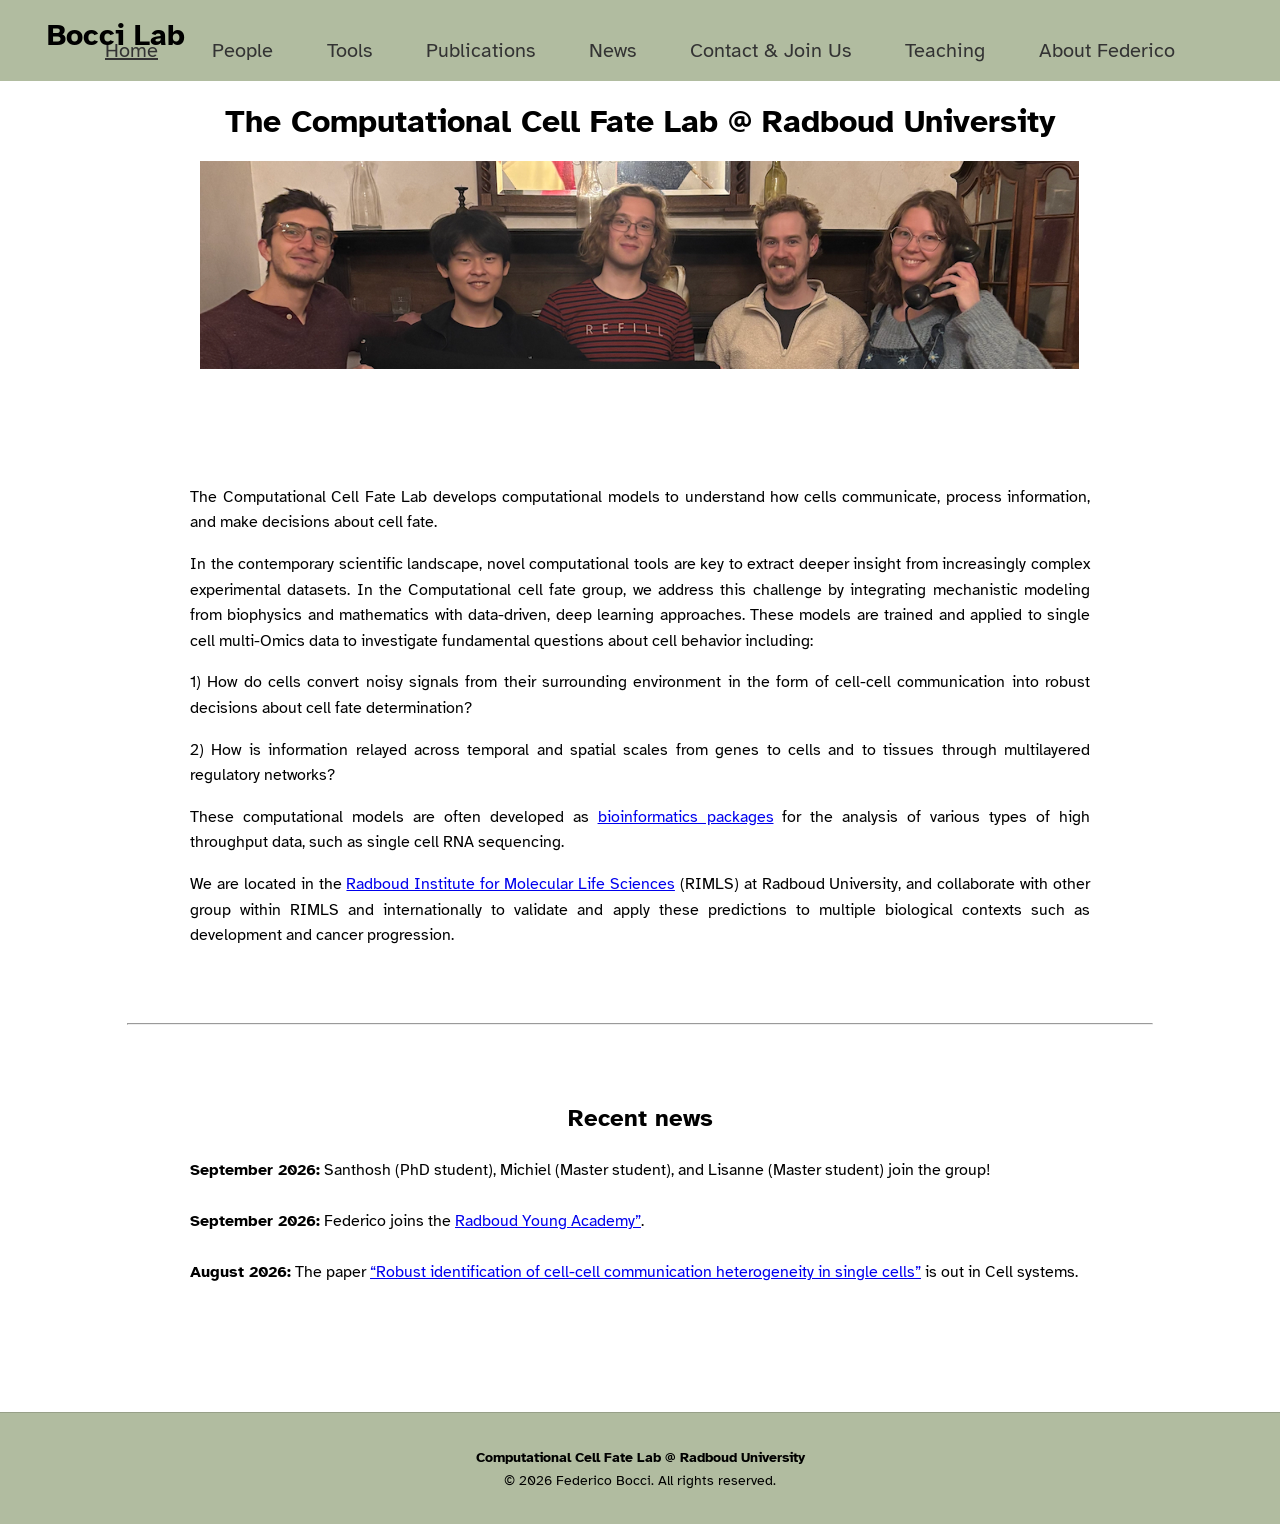
<file: index.html>
<!DOCTYPE html>
<html lang="en">
<head>
    <meta charset="UTF-8">
    <meta name="viewport" content="width=device-width, initial-scale=1.0">
    <meta name="description" content="The Computational Cell Fate Lab at Radboud University, 
    led by Federico Bocci, develops computational and mechanistic models to study cell fate, 
    cell-cell communication and single-cell multi-omics data.">

    <title>Federico Bocci - the computational cell fate Lab | Radboud University</title>

    <style>
      img {
        width: 400px;
        float: left;
        margin: 40px;
      }
      p.heading {
        font-weight: bold;
      }
      /* General style for the main sections */
        .section {
            text-align: justify;
            padding: 50px 100px;
        }

        /* First section: large image */
        .image-section {
            padding: 10px 200px 50px 200px;
        }

        .image-section img {
            width: 100%;
            max-width: 100%;
            height: auto;
            display: block;
            margin: 0 auto;
            float: none;
        }
        /* Section titles */
        .section h2 {
            margin-bottom: 25px;
        }
        h2 {
    text-align: center;
}
        h1 {
    text-align: center;
    margin-bottom: 10px;
}

        /* Section text */
        .section p {
            max-width: 900px;
            margin-left: auto;
            margin-right: auto;
            line-height: 1.6;
        }

        @media (max-width: 600px) {
            .image-section {
                padding: 10px 15px 30px 15px;
            }

            .section {
                padding: 30px 20px;
            }

            .section p {
                max-width: none;
            }

            h1 {
                font-size: 28px;
                padding: 0 15px;
            }

            h2 {
                font-size: 24px;
            }
        }

    </style>

    <link rel="stylesheet" href="CSS/topnav_style.css">
    <link rel="stylesheet" href="CSS/general_style.css">

</head>

<body>
    <nav class="topnav">
        <a href="index.html" class="title">Bocci Lab</a>
        <a href="index.html"><u>Home</u></a>
        <a href="HTML/people.html">People</a>
        <a href="HTML/tools.html">Tools</a>
        <a href="HTML/publications.html">Publications</a>
        <a href="HTML/news.html">News</a>
        <a href="HTML/contact.html">Contact & Join Us</a>
        <a href="HTML/teaching.html">Teaching</a>
        <a href="HTML/about_federico.html">About Federico</a>
    </nav>

    <h1>The Computational Cell Fate Lab @ Radboud University</h1>

    <!-- ========================= -->
    <!--        SECTION 1          -->
    <!--       LARGE IMAGE         -->
    <!-- ========================= -->

    <section class="image-section">
        <img src="images/homepage.png" alt="A picture of the research team of the computational cel 
        fate lab led by Federico Bocci">
    </section>

    <!-- ========================= -->
    <!--        SECTION 2          -->
    <!--          TEXT             -->
    <!-- ========================= -->

    <section class="section"> 

    <p>
    The Computational Cell Fate Lab develops computational
    models to understand how cells communicate, process
    information, and make decisions about cell fate. 
    </p>
<p>
    In the contemporary scientific landscape, novel computational tools are key to extract 
    deeper insight from increasingly complex experimental datasets. In the Computational cell fate group, we address this challenge by integrating 
    mechanistic modeling from biophysics and mathematics with data-driven, deep 
    learning approaches. These models are trained and applied 
    to single cell multi-Omics data to investigate fundamental questions about cell behavior 
    including:
</p>

<p>
    1) How do cells convert noisy signals from their surrounding environment in the 
    form of cell-cell communication into robust decisions about cell fate determination?
</p>

<p>
    2) How is information relayed across temporal and spatial scales from genes to 
    cells and to tissues through multilayered regulatory networks?
</p>

<p>
    These computational models are often developed as 
    <a href="HTML/tools.html">bioinformatics packages</a>
    for the analysis of various types of high throughput data, such as single cell RNA sequencing.
</p>

<p>
    We are located in the <a href="https://www.ru.nl/en/rimls" target="_blank">
                    Radboud Institute for Molecular Life Sciences</a> (RIMLS) at Radboud University, and collaborate with other group within RIMLS and internationally to validate and apply 
    these predictions to multiple biological contexts such as development 
    and cancer progression.
</p>
</section>

    <hr width="80%" >

    <!-- ========================= -->
    <!--        SECTION 3          -->
    <!--          TEXT             -->
    <!-- ========================= -->

    <section class="section">
        <h2>Recent news</h2>

        <p>
            <strong>September 2026:</strong> Santhosh (PhD student), Michiel (Master student), 
                and Lisanne (Master student) join the group!<br><br>

            <strong>September 2026:</strong> Federico joins the 
            <a href="https://www.ru.nl/en/departments/interdisciplinair/radboud-young-academy" target="_blank">
                    Radboud Young Academy”</a>.<br><br>
            

            <strong>August 2026:</strong> The paper <a href="https://www.cell.com/cell-systems/fulltext/S2405-4712(26)00185-7" target="_blank">
                    “Robust identification of cell-cell communication 
                heterogeneity in single cells”</a> is out in Cell systems.
        </p>
    </section>

<footer class="site-footer">
    <div class="site-footer-content">
        <p><strong>Computational Cell Fate Lab @ Radboud University</strong></p>
        <p>© 2026 Federico Bocci. All rights reserved.</p>
    </div>
</footer>
    
</body>



</html>
</file>
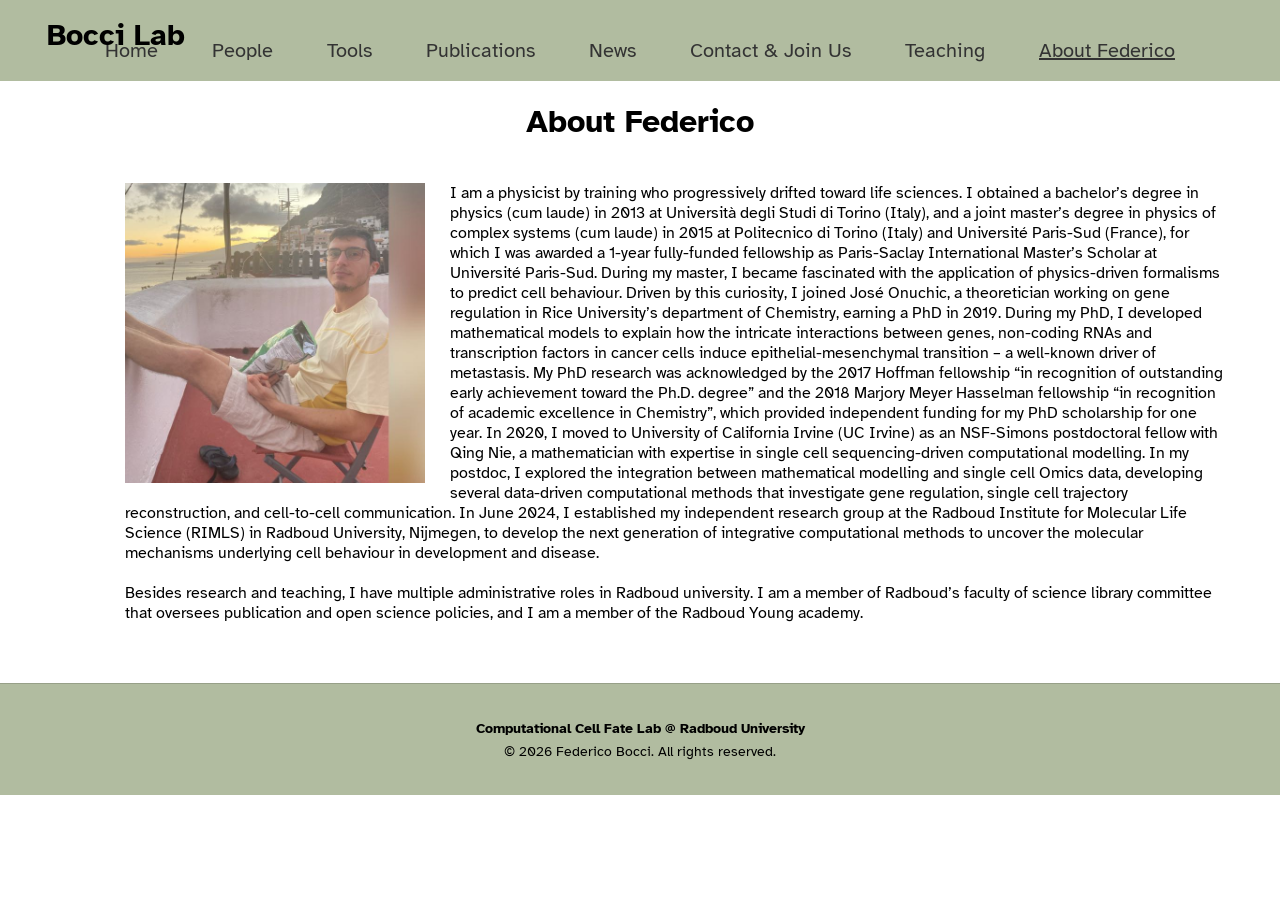
<file: HTML/about_federico.html>
<!DOCTYPE html>
<html lang="en">
<head>
    <meta charset="UTF-8">
    <meta name="viewport" content="width=device-width, initial-scale=1.0">
    <title>Scientific profile of Federico Bocci, principal investigator of the computational cell fate
        lab at Radboud university</title>

    <link rel="stylesheet" href="../CSS/topnav_style.css">
    <link rel="stylesheet" href="../CSS/general_style.css">

    <style>
        h1 {text-align: center;}

        .about-content {
            padding-left: 125px;
            padding-right: 50px;
            box-sizing: border-box;
        }

        .about-photo {
            float: left;
            width: 300px;
            height: auto;
            margin: 0 25px 15px 0;
        }

        @media (max-width: 600px) {
            .about-content {
                padding-left: 20px;
                padding-right: 20px;
            }

            .about-photo {
                float: none;
                display: block;
                width: 100%;
                max-width: 300px;
                margin: 0 auto 25px auto;
            }
        }
    </style>
</head>

<body>
    <nav class="topnav">
        <a href="../index.html" class="title">Bocci Lab</a>
        <a href="../index.html">Home</a>
        <a href="../HTML/people.html">People</a>
        <a href="../HTML/tools.html">Tools</a>
        <a href="../HTML/publications.html">Publications</a>
        <a href="../HTML/news.html">News</a>
        <a href="../HTML/contact.html">Contact & Join Us</a>
        <a href="../HTML/teaching.html">Teaching</a>
        <a href="../HTML/about_federico.html"><u>About Federico</u></a>
    </nav>

    <h1>About Federico</h1>

    <br>

    <div class="about-content">
<img src="../images/lab_members/about_federico.JPG" 
     alt="Federico Bocci"
     class="about-photo">

I am a physicist by training who progressively drifted toward life sciences. I obtained a bachelor’s 
degree in physics (cum laude) in 2013 at Università degli Studi di Torino (Italy), and a joint 
master’s degree in physics of complex systems (cum laude) in 2015 at Politecnico di Torino (Italy) 
and Université Paris-Sud (France), for which I was awarded a 1-year fully-funded fellowship as 
Paris-Saclay International Master’s Scholar at Université Paris-Sud. During my master, I became 
fascinated with the application of physics-driven formalisms to predict cell behaviour. Driven by 
this curiosity, I joined José Onuchic, a theoretician working on gene regulation in Rice 
University’s department of Chemistry, earning a PhD in 2019. During my PhD, I developed 
mathematical models to explain how the intricate interactions between genes, non-coding RNAs 
and transcription factors in cancer cells induce epithelial-mesenchymal transition – a 
well-known driver of metastasis. My PhD research was acknowledged by the 2017 Hoffman fellowship 
“in recognition of outstanding early achievement toward the Ph.D. degree” and the 2018 Marjory 
Meyer Hasselman fellowship “in recognition of academic excellence in Chemistry”, which provided 
independent funding for my PhD scholarship for one year. In 2020, I moved to University of 
California Irvine (UC Irvine) as an NSF-Simons postdoctoral fellow with Qing Nie, a mathematician 
with expertise in single cell sequencing-driven computational modelling. In my postdoc, I 
explored the integration between mathematical modelling and single cell Omics data, developing 
several data-driven computational methods that investigate gene regulation, single cell trajectory 
reconstruction, and cell-to-cell communication. In June 2024, I established my independent research 
group at the Radboud Institute for Molecular Life Science (RIMLS) in Radboud University, Nijmegen, 
to develop the next generation of integrative computational methods to uncover the molecular
mechanisms underlying cell behaviour in development and disease.

<br><br>

Besides research and teaching, I have multiple administrative roles in Radboud university. 
I am a member of Radboud’s faculty of science library committee that oversees publication and open 
science policies, and I am a member of the Radboud Young academy.

<div style="clear: both;"></div>
</div>

<footer class="site-footer">
    <div class="site-footer-content">
        <p><strong>Computational Cell Fate Lab @ Radboud University</strong></p>
        <p>© 2026 Federico Bocci. All rights reserved.</p>
    </div>
</footer>

</body>

</html>
</file>
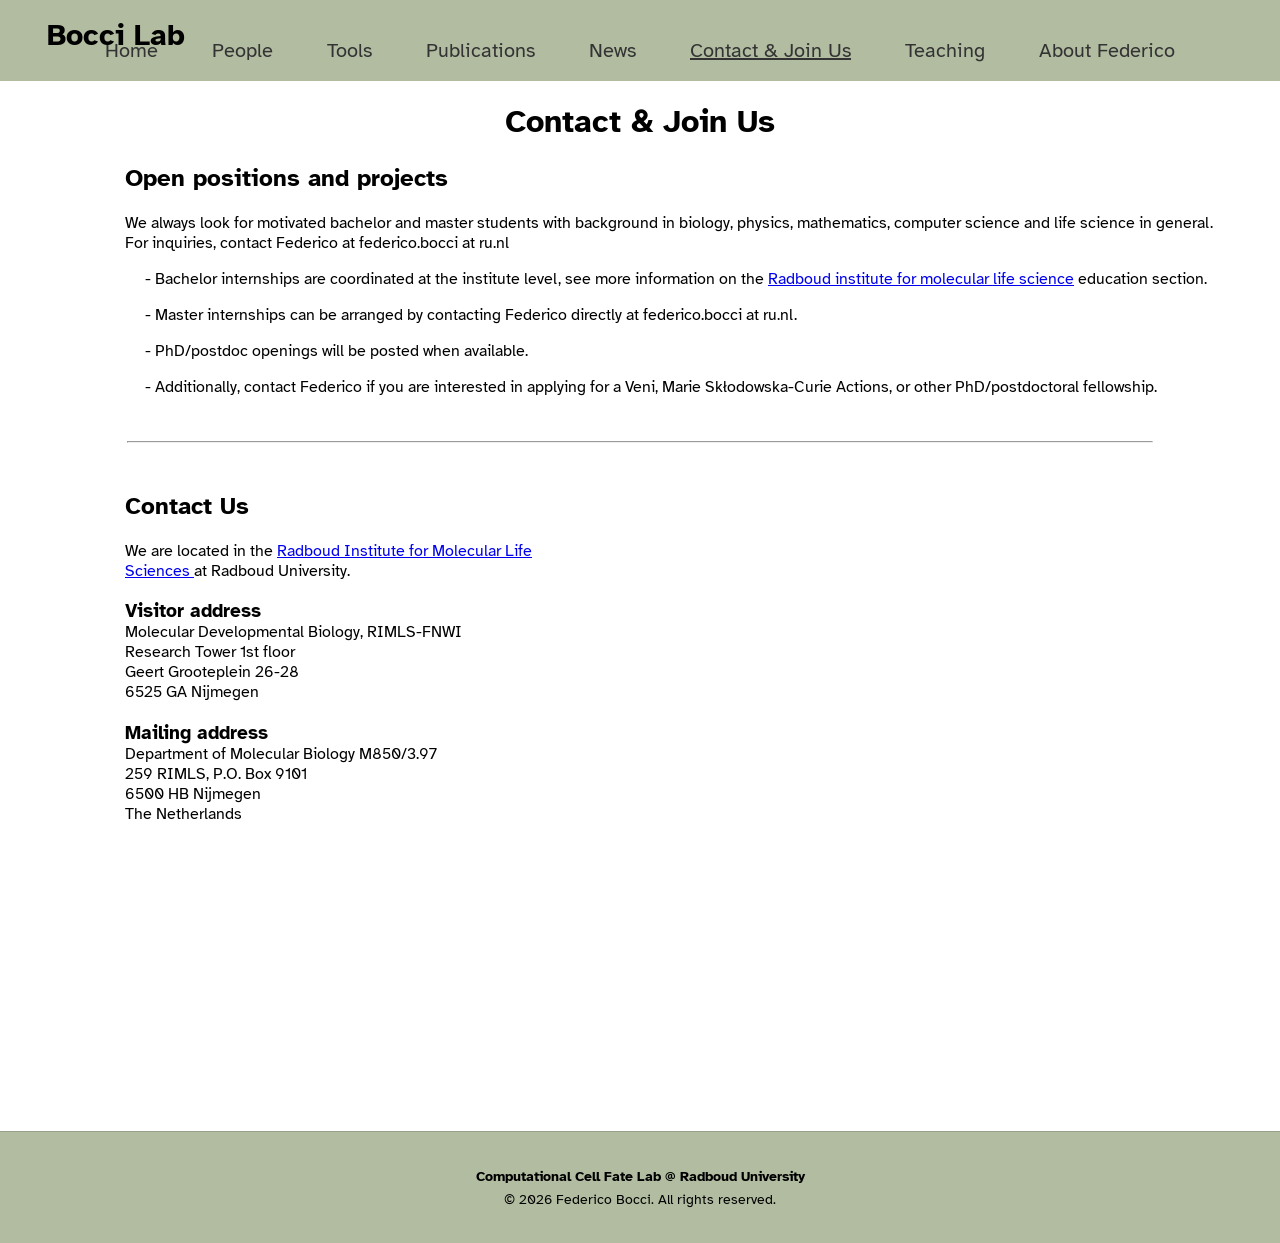
<file: HTML/contact.html>
<!DOCTYPE html>
<html lang="en">
<head>
    <meta charset="UTF-8">
    <meta name="viewport" content="width=device-width, initial-scale=1.0">
    <title>Instructions to contact and join the computational cell fate lab led by Federico Bocci 
        at Radboud university</title>

    <link rel="stylesheet" href="../CSS/topnav_style.css">
    <link rel="stylesheet" href="../CSS/general_style.css">

    <style>
        h1 {text-align: center;}

        .contact-intro {
            padding-left: 125px;
            padding-right: 50px;
            box-sizing: border-box;
        }

        .contact-layout {
            display: flex;
            width: 100%;
            min-height: 600px;
            margin: 0;
            padding: 0;
        }

        .contact-text {
            width: 50%;
            padding: 0 50px 0 125px;
            box-sizing: border-box;
        }

        .contact-map {
            width: 50%;
            padding: 20px 20px 0 0;
            box-sizing: border-box;
        }

        .contact-map iframe {
            width: 100%;
            max-width: 600px;
            height: 450px;
            border: 0;
        }

        @media (max-width: 700px) {
            .contact-intro {
                padding-left: 20px;
                padding-right: 20px;
            }

            .contact-layout {
                flex-direction: column;
                min-height: 0;
            }

            .contact-text {
                width: 100%;
                padding: 0 20px;
            }

            .contact-map {
                width: 100%;
                padding: 20px;
            }

            .contact-map iframe {
                width: 100%;
                height: 350px;
            }
        }
    </style>
</head>
<body>
    <nav class="topnav">
        <a href="../index.html" class="title">Bocci Lab</a>
        <a href="../index.html">Home</a>
        <a href="../HTML/people.html">People</a>
        <a href="../HTML/tools.html">Tools</a>
        <a href="../HTML/publications.html">Publications</a>
        <a href="../HTML/news.html">News</a>
        <a href="../HTML/contact.html"><u>Contact & Join Us</u></a>
        <a href="../HTML/teaching.html">Teaching</a>
        <a href="../HTML/about_federico.html">About Federico</a>
    </nav>

    <h1>Contact & Join Us</h1>



    <!-- Wrapped section with matching left and right padding -->
    <div class="contact-intro">
        <h2>Open positions and projects</h2>

        <p>We always look for motivated bachelor and master students with background in biology, 
            physics, mathematics, computer science and life science in general. For inquiries, 
            contact Federico at federico.bocci at ru.nl</p>

        <!-- Indented bullet items -->
        <div style="margin-left: 20px;">
            <p>- Bachelor internships are coordinated at the institute level, see more information on the 
                <a href="https://www.ru.nl/en/rimls/education" target="_blank">
                    Radboud institute for molecular life science</a> education section.
            </p>
            <p>- Master internships can be arranged by contacting Federico directly at 
                federico.bocci at ru.nl.</p>
            <p>- PhD/postdoc openings will be posted when available.</p>
            <p>- Additionally, contact Federico if you are interested in applying for a Veni, 
                Marie Skłodowska-Curie Actions, or other PhD/postdoctoral fellowship.</p>
        </div>
    </div>

    <br>
    <hr width="80%" >
    <br>

<div class="contact-layout">
    <!-- Left block: Text -->
    <div class="contact-text">
 
        
        <h2>Contact Us</h2>
        <p>
            We are located in the
            <a href="https://www.ru.nl/en/rimls" target="_blank">
                    Radboud Institute for Molecular Life Sciences
            </a>
            at Radboud University.
        </p>
        <h3 style="margin-bottom: 0px;">Visitor address</h3>
        <p style="margin-top: 0px;">Molecular Developmental Biology, RIMLS-FNWI <br> Research Tower 1st floor<br>
            Geert Grooteplein 26-28<br>6525 GA Nijmegen</p>
        <h3 style="margin-bottom: 0px;">Mailing address</h3>
        <p style="margin-top: 0px;">Department of Molecular Biology M850/3.97<br>259 RIMLS, P.O. Box 9101<br>6500 HB Nijmegen
            <br>The Netherlands</p>

    </div>

    <!-- Right block: Google Map -->
    <div class="contact-map">
        <iframe src="https://www.google.com/maps/embed?pb=!1m18!1m12!1m3!1d4932.048455237158!2d5.86204927639257!3d51.82398788752666!2m3!1f0!2f0!3f0!3m2!1i1024!2i768!4f13.1!3m3!1m2!1s0x47c708f074bb52f9%3A0x3f81ed6cd42868a1!2sRadboud%20Institute%20for%20Molecular%20Life%20Sciences%20(RIMLS)!5e0!3m2!1sen!2snl!4v1754749523445!5m2!1sen!2snl" width="600" height="450" allowfullscreen="" loading="lazy" referrerpolicy="no-referrer-when-downgrade"></iframe>
    </div>
</div>

<footer class="site-footer">
    <div class="site-footer-content">
        <p><strong>Computational Cell Fate Lab @ Radboud University</strong></p>
        <p>© 2026 Federico Bocci. All rights reserved.</p>
    </div>
</footer>

</body>

</html>
</file>
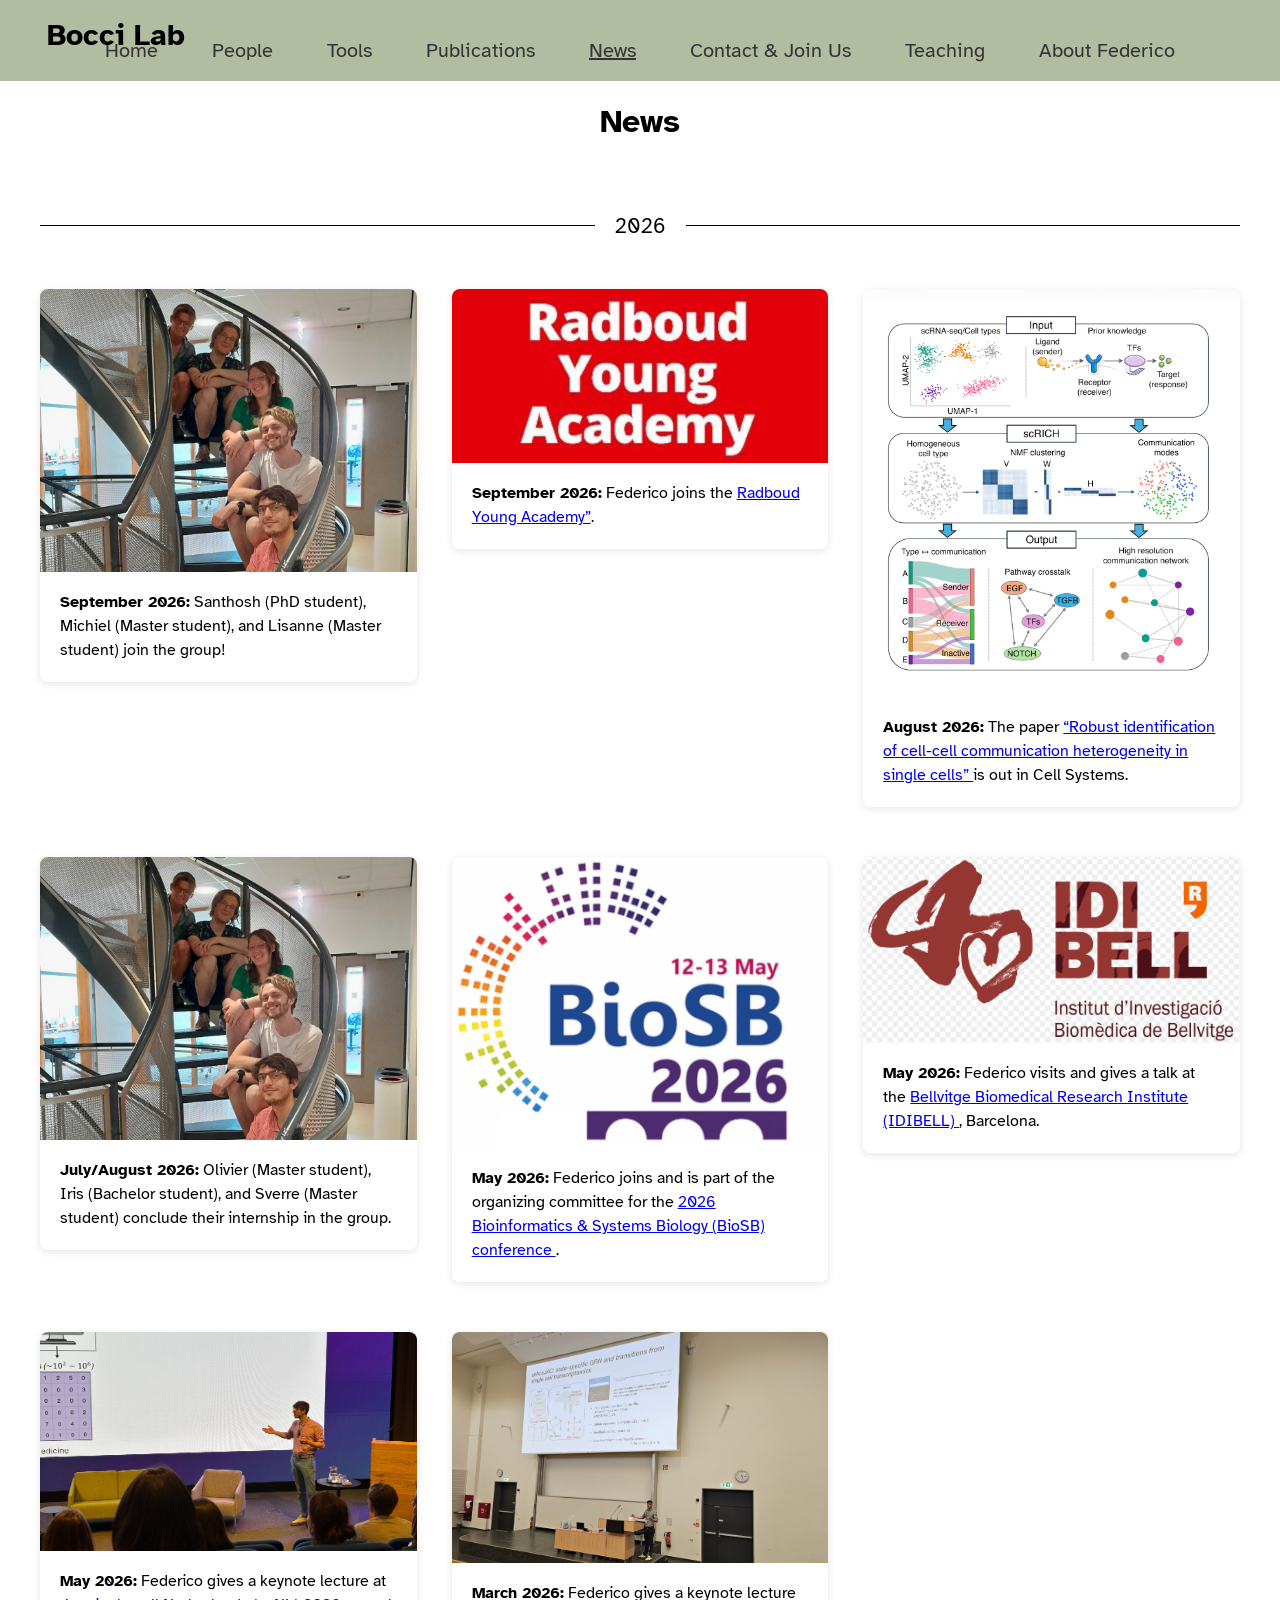
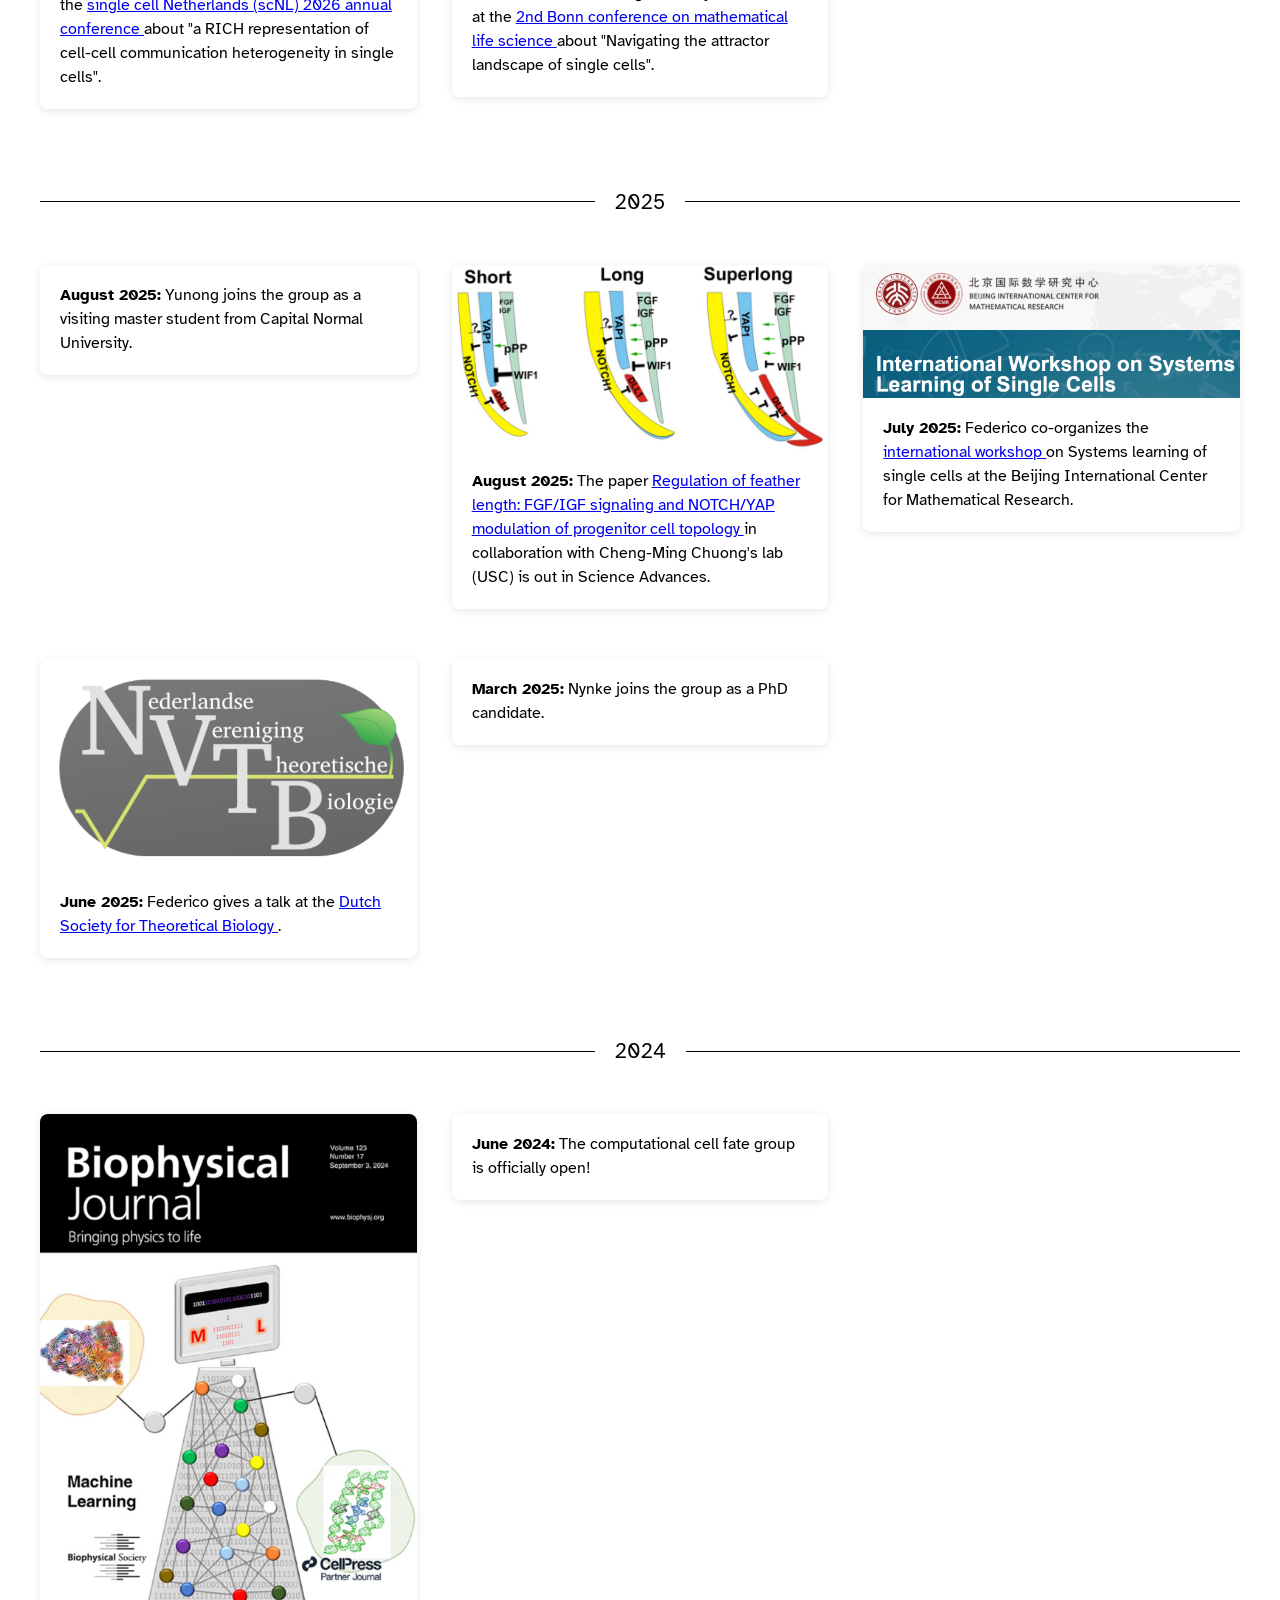
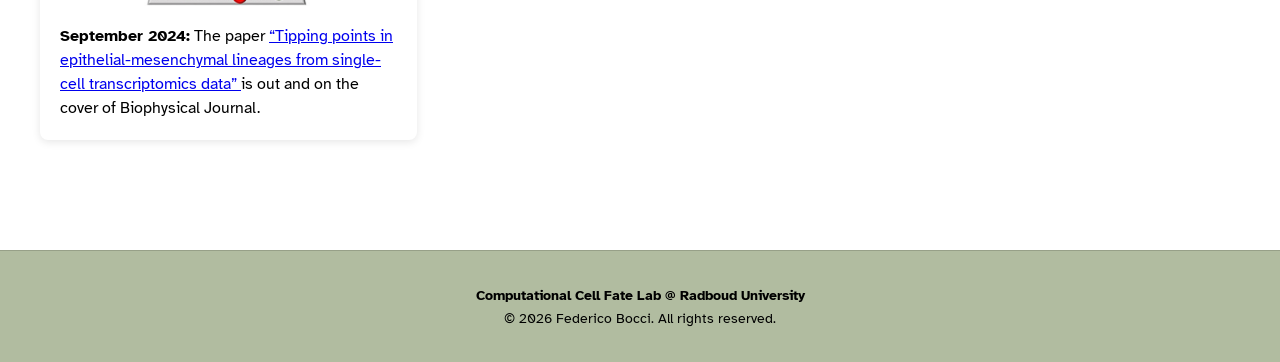
<file: HTML/news.html>
<!DOCTYPE html>

<html lang="en">
<head>
    <meta charset="UTF-8">
    <meta name="viewport" content="width=device-width, initial-scale=1.0">
    <title>News about the computational cell fate lab led by Federico Bocci 
        at Radboud university</title>

    <link rel="stylesheet" href="../CSS/topnav_style.css">
    <link rel="stylesheet" href="../CSS/general_style.css"> 

<style>
    h1 {
        text-align: center;
    }

    /*
     * Main news container
     *
     * max-width keeps the content from becoming too wide on large screens.
     * margin: auto centers it horizontally.
     */
    .news {
        max-width: 1400px;
        margin: 0 auto;
        padding: 50px 40px;
    }

    /*
     * Three news items per row on large screens.
     *
     * The grid automatically creates new rows when new news items
     * are added, so no manual row management is necessary.
     */
    .news-grid {
        display: grid;
        grid-template-columns: repeat(3, 1fr);
        gap: 50px 35px;
        align-items: start;
    }

    /*
     * Individual news card
     */
    .news-item {
        display: flex;
        flex-direction: column;
        background-color: white;

        /*
         * Subtle styling to make the cards feel like individual items.
         */
        border-radius: 8px;
        overflow: hidden;

        /*
         * A small shadow gives the cards some separation from
         * the background.
         */
        box-shadow: 0 2px 8px rgba(0, 0, 0, 0.10);

        /*
         * Smooth transition for the hover effect.
         */
        transition: transform 0.2s ease, box-shadow 0.2s ease;
    }

    /*
     * Slightly lift the card when the mouse is over it.
     */
    .news-item:hover {
        transform: translateY(-4px);
        box-shadow: 0 6px 16px rgba(0, 0, 0, 0.15);
    }

    /*
     * Image container
     */
    .news-figure {
        width: 100%;
        overflow: hidden;
    }

    /* Hide the image area when no image is provided */
    .news-figure:not(:has(img)) {
        display: none;
    }

    /*
     * Images retain their natural aspect ratio.
     *
     * This means portrait and landscape images can have different
     * heights without being distorted.
     */
    .news-figure img {
        width: 100%;
        height: auto;
        display: block;

        /*
         * Subtle zoom when hovering over a card.
         */
        transition: transform 0.3s ease;
    }

    .news-item:hover .news-figure img {
        transform: scale(1.03);
    }

    /*
     * Text underneath each image
     */
    .news-text {
        padding: 18px 20px 20px 20px;
        line-height: 1.5;
    }

    /*
     * Year headings span the entire width of the grid.
     */
    .year-title {
        grid-column: 1 / -1;

        display: flex;
        align-items: center;
        gap: 20px;

        margin: 30px 0 0 0;

        font-size: 1.3em;
        font-weight: normal;
    }

    /*
     * Horizontal lines on either side of the year.
     */
    .year-title::before,
    .year-title::after {
        content: "";
        height: 1px;
        background-color: black;
        flex: 1;
    }

    /*
     * The first year does not need as much space above it.
     */
    .year-title:first-child {
        margin-top: 0;
    }


    /*
     * TABLET / SMALL LAPTOP
     *
     * Switch to two columns when the screen becomes narrower.
     */
    @media (max-width: 900px) {
        .news {
            padding-left: 25px;
            padding-right: 25px;
        }

        .news-grid {
            grid-template-columns: repeat(2, 1fr);
            gap: 40px 25px;
        }
    }


    /*
     * MOBILE
     *
     * One news item per row.
     */
    @media (max-width: 600px) {
        .news {
            padding-left: 15px;
            padding-right: 15px;
            padding-top: 30px;
        }

        .news-grid {
            grid-template-columns: 1fr;
            gap: 35px;
        }

        .year-title {
            margin-top: 20px;
        }
    }
</style>

</head>

<body>
<nav class="topnav">
    <a href="../index.html" class="title">Bocci Lab</a>
    <a href="../index.html">Home</a>
    <a href="../HTML/people.html">People</a>
    <a href="../HTML/tools.html">Tools</a>
    <a href="../HTML/publications.html">Publications</a>
    <a href="../HTML/news.html"><u>News</u></a>
    <a href="../HTML/contact.html">Contact & Join Us</a>
    <a href="../HTML/teaching.html">Teaching</a>
    <a href="../HTML/about_federico.html">About Federico</a>
</nav>


<h1>News</h1>


<div class="news">

    <div class="news-grid">


        <!-- =====================================================
             2026
             ===================================================== -->

        <div class="year-title">2026</div>


        <div class="news-item">

            <div class="news-figure">
                <img src="../images/news/2026_group.png"
                     alt="Bocci Lab group">
            </div>

            <div class="news-text">
                <strong>September 2026:</strong>
                Santhosh (PhD student), Michiel (Master student),
                and Lisanne (Master student) join the group!
            </div>

        </div>


        <div class="news-item">

            <div class="news-figure">
                <img src="../images/news/2026_young.png"
                     alt="Federico joins the Radboud Young Academy">
            </div>

            <div class="news-text">
                <strong>September 2026:</strong>
                Federico joins the <a href="https://www.ru.nl/en/departments/interdisciplinair/radboud-young-academy" target="_blank">
                    Radboud Young Academy”</a>.
            </div>

        </div>


        <div class="news-item">

            <div class="news-figure">
                <img src="../images/publications/scrich.png"
                     alt="Illustration from the cell-cell communication paper">
            </div>

            <div class="news-text">
                <strong>August 2026:</strong>
                The paper
                <a href="https://www.cell.com/cell-systems/fulltext/S2405-4712(26)00185-7"
                   target="_blank">
                    “Robust identification of cell-cell communication
                    heterogeneity in single cells”
                </a>
                is out in Cell Systems.
            </div>

        </div>


        <div class="news-item">

            <div class="news-figure">
                <img src="../images/news/2026_group.png"
                     alt="Bocci Lab group">
            </div>

            <div class="news-text">
                <strong>July/August 2026:</strong>
                Olivier (Master student), Iris (Bachelor student),
                and Sverre (Master student) conclude their internship
                in the group.
            </div>

        </div>


        <div class="news-item">

            <div class="news-figure">
                <img src="../images/news/2026_biosb.png"
                     alt="BioSB 2026 conference">
            </div>

            <div class="news-text">
                <strong>May 2026:</strong>
                Federico joins and is part of the organizing committee
                for the
                <a href="https://biosb2026.aanmelder.nl"
                   target="_blank">
                    2026 Bioinformatics &amp; Systems Biology (BioSB)
                    conference
                </a>.
            </div>

        </div>


        <div class="news-item">

            <div class="news-figure">
                <img src="../images/news/2026_idibell.png"
                     alt="Bellvitge Biomedical Research Institute">
            </div>

            <div class="news-text">
                <strong>May 2026:</strong>
                Federico visits and gives a talk at the
                <a href="https://idibell.cat/en/"
                   target="_blank">
                    Bellvitge Biomedical Research Institute (IDIBELL)
                </a>,
                Barcelona.
            </div>

        </div>


        <div class="news-item">

            <div class="news-figure">
                <img src="../images/news/2026_scnl.png"
                     alt="Single Cell Netherlands annual conference">
            </div>

            <div class="news-text">
                <strong>May 2026:</strong>
                Federico gives a keynote lecture at the
                <a href="https://www.singlecell.nl/events/annual-meeting-2026"
                   target="_blank">
                    single cell Netherlands (scNL) 2026 annual conference
                </a>
                about "a RICH representation of cell-cell communication
                heterogeneity in single cells".
            </div>

        </div>


        <div class="news-item">

            <div class="news-figure">
                <img src="../images/news/2026_bonn.png"
                     alt="Bonn conference on mathematical life sciences">
            </div>

            <div class="news-text">
                <strong>March 2026:</strong>
                Federico gives a keynote lecture at the
                <a href="https://www.bcml.uni-bonn.de/events/2nd-bonn-conference-on-mathematical-life-sciences"
                   target="_blank">
                    2nd Bonn conference on mathematical life science
                </a>
                about "Navigating the attractor landscape of single cells".
            </div>

        </div>


        <!-- =====================================================
             2025
             ===================================================== -->

        <div class="year-title">2025</div>


        <div class="news-item">

            <div class="news-text">
                <strong>August 2025:</strong>
                Yunong joins the group as a visiting master student
                from Capital Normal University.
            </div>

        </div>


        <div class="news-item">

            <div class="news-figure">
                <img src="../images/news/2025_Sciadv.png"
                     alt="Science Advances paper">
            </div>

            <div class="news-text">
                <strong>August 2025:</strong>
                The paper
                <a href="https://www.science.org/doi/10.1126/sciadv.adw2382"
                   target="_blank">
                    Regulation of feather length: FGF/IGF signaling
                    and NOTCH/YAP modulation of progenitor cell topology
                </a>
                in collaboration with Cheng-Ming Chuong's lab (USC)
                is out in Science Advances.
            </div>

        </div>


        <div class="news-item">

            <div class="news-figure">
                <img src="../images/news/2025_beijing.png"
                     alt="International workshop in Beijing">
            </div>

            <div class="news-text">
                <strong>July 2025:</strong>
                Federico co-organizes the
                <a href="http://conference.bicmr.pku.edu.cn/meeting/index?id=124"
                   target="_blank">
                    international workshop
                </a>
                on Systems learning of single cells at the Beijing
                International Center for Mathematical Research.
            </div>

        </div>


        <div class="news-item">

            <div class="news-figure">
                <img src="../images/news/2025_nvtb.png"
                     alt="Dutch Society for Theoretical Biology">
            </div>

            <div class="news-text">
                <strong>June 2025:</strong>
                Federico gives a talk at the
                <a href="https://theoreticalbiology.nl"
                   target="_blank">
                    Dutch Society for Theoretical Biology
                </a>.
            </div>

        </div>


        <div class="news-item">

            <div class="news-text">
                <strong>March 2025:</strong>
                Nynke joins the group as a PhD candidate.
            </div>

        </div>


        <!-- =====================================================
             2024
             ===================================================== -->

        <div class="year-title">2024</div>


        <div class="news-item">

            <div class="news-figure">
                <img src="../images/news/biophy_cover.png"
                     alt="Biophysical Journal cover">
            </div>

            <div class="news-text">
                <strong>September 2024:</strong>
                The paper
                <a href="https://www.cell.com/biophysj/fulltext/S0006-3495(24)00201-7"
                   target="_blank">
                    “Tipping points in epithelial-mesenchymal lineages
                    from single-cell transcriptomics data”
                </a>
                is out and on the cover of Biophysical Journal.
            </div>

        </div>


        <div class="news-item">

            <div class="news-text">
                <strong>June 2024:</strong>
                The computational cell fate group is officially open!
            </div>

        </div>


    </div>
</div>


<footer class="site-footer">
    <div class="site-footer-content">
        <p>
            <strong>Computational Cell Fate Lab @ Radboud University</strong>
        </p>

        <p>
            © 2026 Federico Bocci. All rights reserved.
        </p>
    </div>
</footer>


</body>
</html>
</file>
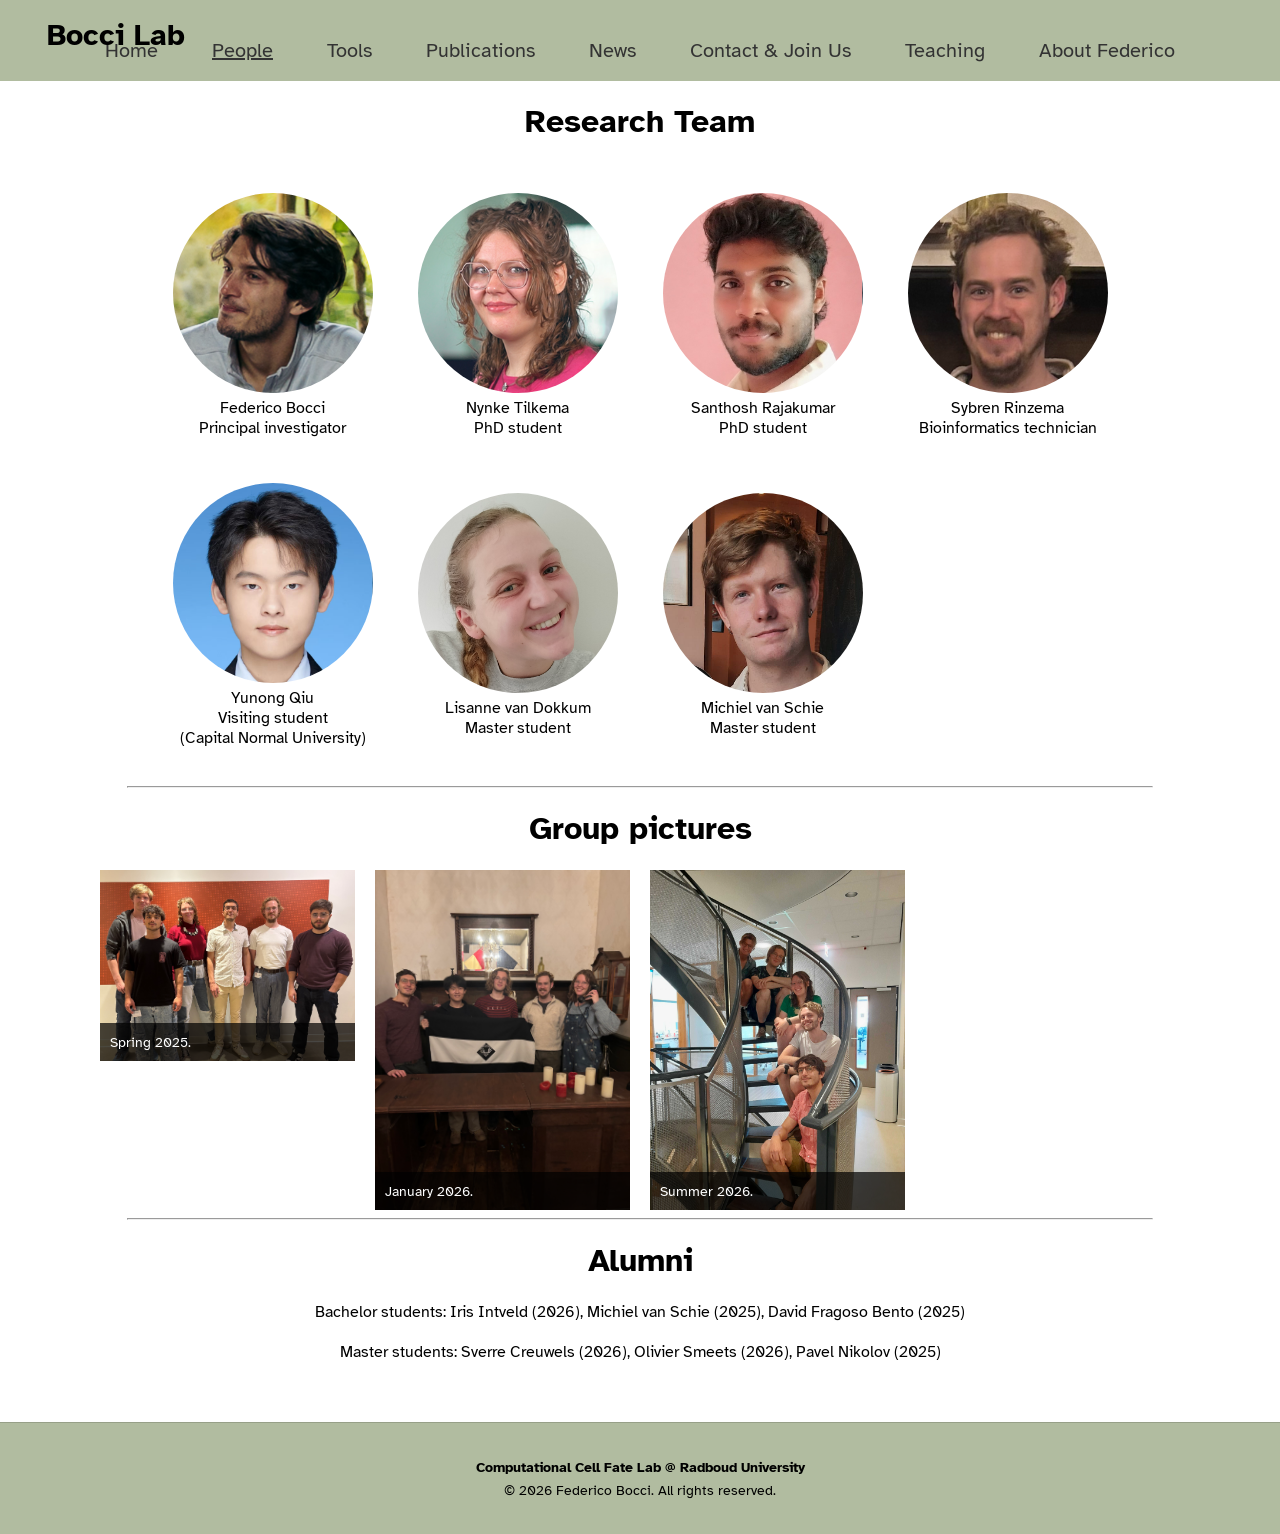
<file: HTML/people.html>
<!DOCTYPE html>
<html lang="en">
<head>
    <meta charset="UTF-8">
    <meta name="viewport" content="width=device-width, initial-scale=1.0">
    <title>research team & group members of the computational cell fate lab led by Federico Bocci 
        at Radboud university</title>

    <link rel="stylesheet" href="../CSS/topnav_style.css">
    <link rel="stylesheet" href="../CSS/general_style.css">

    <style>
        /* Style to make table/team images circular */
      table img {
        height: 200px;
        width: 200px;
        border-radius: 50%;
        object-fit: cover;
      }

      .group_picture {
        /* margin: 40px; */
        /* margin-left: 350px;
        margin-right: 350px; */
        display: block;
        margin-left: auto;
        margin-right: auto;
        margin-top: 50px;
        margin-bottom: 0px;
        width: 50%;
      }

      h1 {text-align: center;}

      .alumni {text-align: center;}
      .caption {text-align: center;}

      table {
        max-width: 100%;
      }

      .gallery {
    column-count: 4;
    column-gap: 20px;
    margin-left: 100px;
    margin-right: 100px;
}

.gallery figure {
    position: relative;
    margin: 0 0 20px 0;
    break-inside: avoid;
}

.gallery img {
    width: 100%;
    height: auto;
    display: block;
}

.gallery figcaption {
    position: absolute;
    bottom: 0;
    left: 0;
    right: 0;

    padding: 10px;
    background: rgba(0, 0, 0, 0.7);
    color: white;

    font-size: 0.9em;
}
    
    @media (max-width: 1000px) {
        .gallery {
        column-count: 2;
        }
    }
    @media (max-width: 600px) {
        table {
            width: 100%;
            margin: auto !important;
        }

        table tr {
            display: grid;
            grid-template-columns: repeat(2, minmax(0, 1fr));
            gap: 10px;
        }

        table td {
            padding: 10px 5px;
            text-align: center;
        }

        table img {
            width: 150px;
            height: 150px;
            max-width: 100%;
        }

        .group_picture {
            width: calc(100% - 40px);
        }

        .gallery {
            column-count: 1;
            margin-left: 20px;
            margin-right: 20px;
        }
    }
    </style>

</head>
<body>
    <nav class="topnav">
        <a href="../index.html" class="title">Bocci Lab</a>
        <a href="../index.html">Home</a>
        <a href="../HTML/people.html"><u>People</u></a>
        <a href="../HTML/tools.html">Tools</a>
        <a href="../HTML/publications.html">Publications</a>
        <a href="../HTML/news.html">News</a>
        <a href="../HTML/contact.html">Contact & Join Us</a>
        <a href="../HTML/teaching.html">Teaching</a>
        <a href="../HTML/about_federico.html">About Federico</a>
    </nav>



    <h1>Research Team</h1>

    <!-- group memebers part -->
    <!-- Center the table -->
<div style="text-align: center;">
    <table border="0" cellpadding="15" cellspacing="15" style="margin: auto;">
        <tr>
            <td>
                <img src="../images/lab_members/federico.png" alt="Image 1" width="150"><br>
                Federico Bocci<br>Principal investigator
            </td>
            <td>
                <img src="../images/lab_members/nynke.png" alt="Image 2" width="150"><br>
                Nynke Tilkema<br>PhD student
            </td>
            <td>
                <img src="../images/lab_members/santhosh.png" alt="Image 2" width="150"><br>
                Santhosh Rajakumar<br>PhD student
            </td>
            <td>
                <img src="../images/lab_members/sybren.png" alt="Image 3" width="150"><br>
                Sybren Rinzema<br>Bioinformatics technician
            </td>
        </tr>

        <tr>
            <td>
                <img src="../images/lab_members/yunong.png" alt="Image 4" width="150"><br>
                Yunong Qiu<br>Visiting student<br>(Capital Normal University)
            </td>
            <td>
                <img src="../images/lab_members/lisanne.png" alt="Image 4" width="150"><br>
                Lisanne van Dokkum<br>Master student
            </td>
            <td>
                <img src="../images/lab_members/michiel.png" alt="Image 4" width="150"><br>
                Michiel van Schie<br>Master student
            </td>
        </tr>

    </table>
</div>

<!-- old pictures -->

<hr width="80%" >

<h1>Group pictures</h1>

<div class="gallery">
    <figure>
        <img src="../images/lab_members/group_spring2025.jpg" alt="Description of figure 1">
        <figcaption>Spring 2025.</figcaption>
    </figure>

    <figure>
        <img src="../images/lab_members/group_january_2026.jpeg" alt="Description of figure 2">
        <figcaption>January 2026.</figcaption>
    </figure>

    <figure>
        <img src="../images/lab_members/group_summer_2026.jpg" alt="Description of figure 3">
        <figcaption>Summer 2026.</figcaption>
    </figure>
</div>

<!-- Alumni part -->

<hr width="80%" >

<h1>Alumni</h1>

<p class="alumni">
    Bachelor students: Iris Intveld (2026), Michiel van Schie (2025), David Fragoso Bento (2025)
    <br><br> 
    Master students: Sverre Creuwels (2026), Olivier Smeets (2026), Pavel Nikolov (2025)
</p>

<footer class="site-footer">
    <div class="site-footer-content">
        <p><strong>Computational Cell Fate Lab @ Radboud University</strong></p>
        <p>© 2026 Federico Bocci. All rights reserved.</p>
    </div>
</footer>

</body>

</html>
</file>
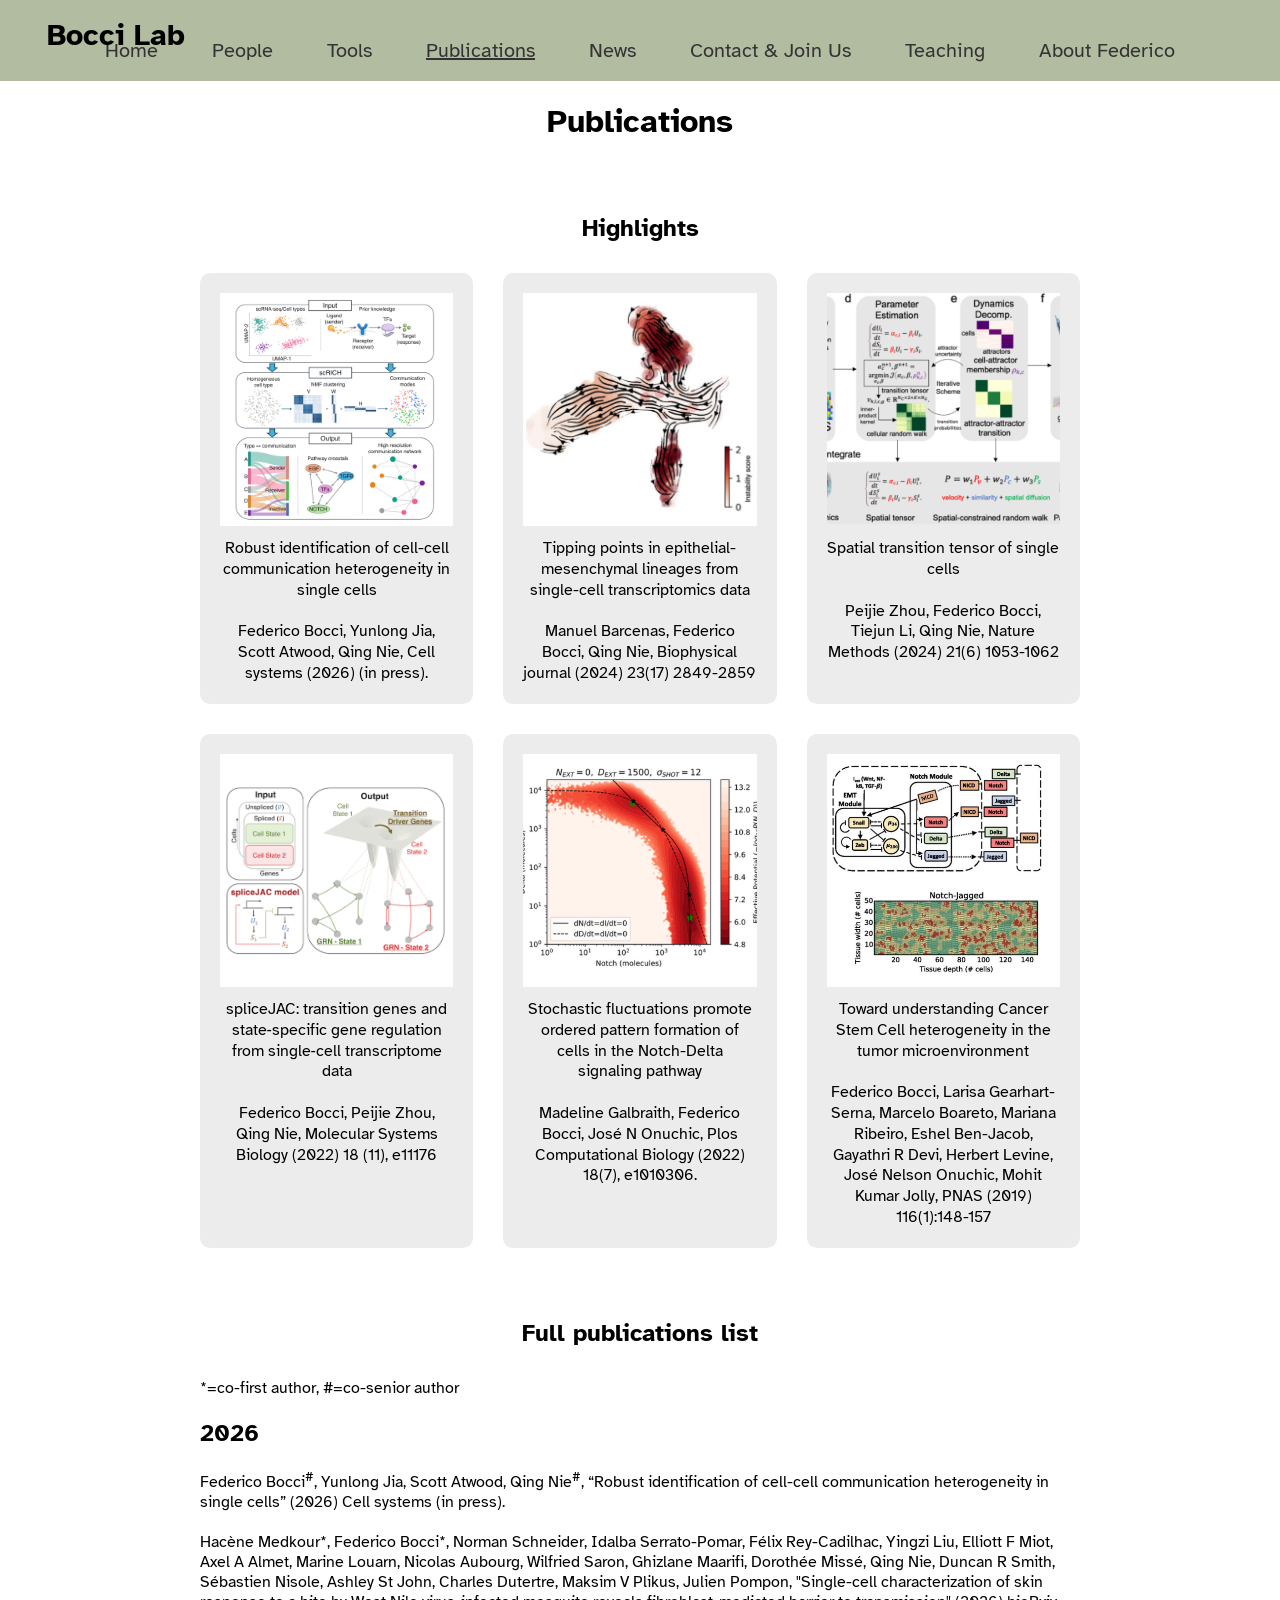
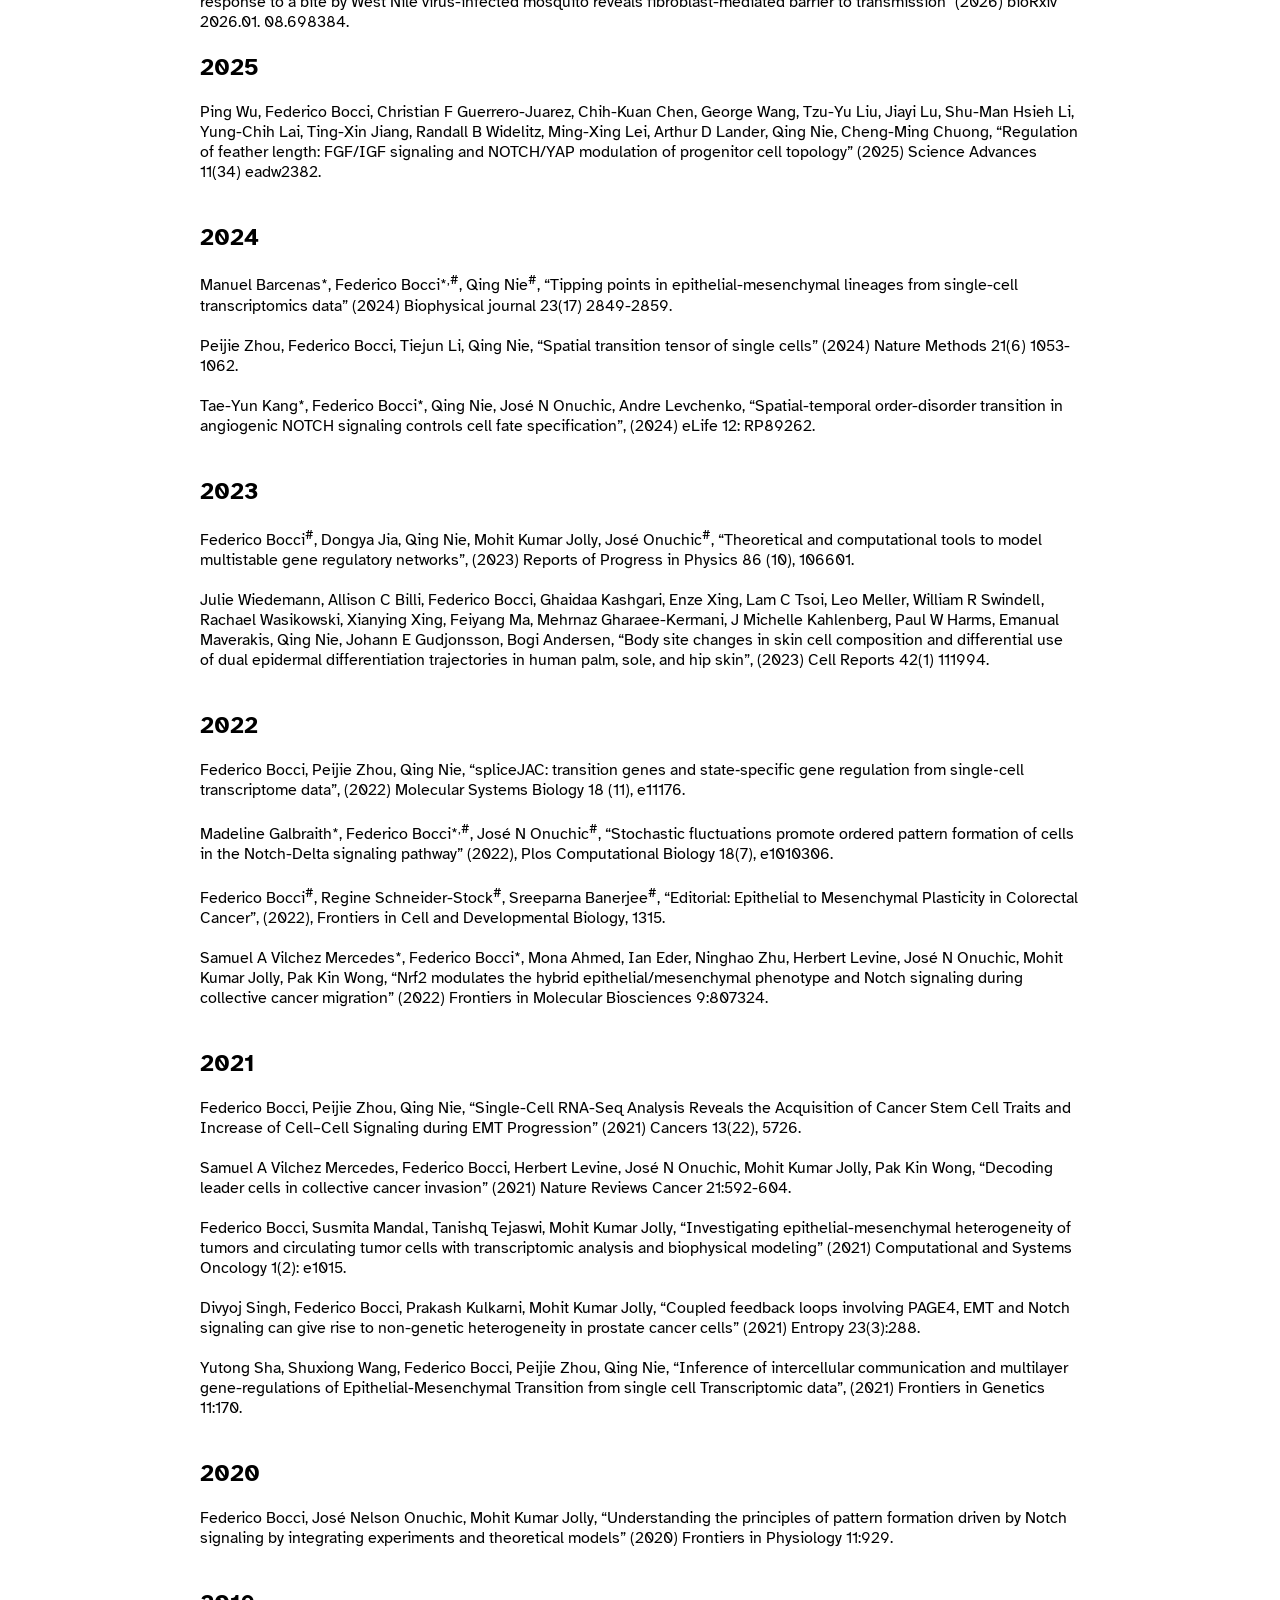
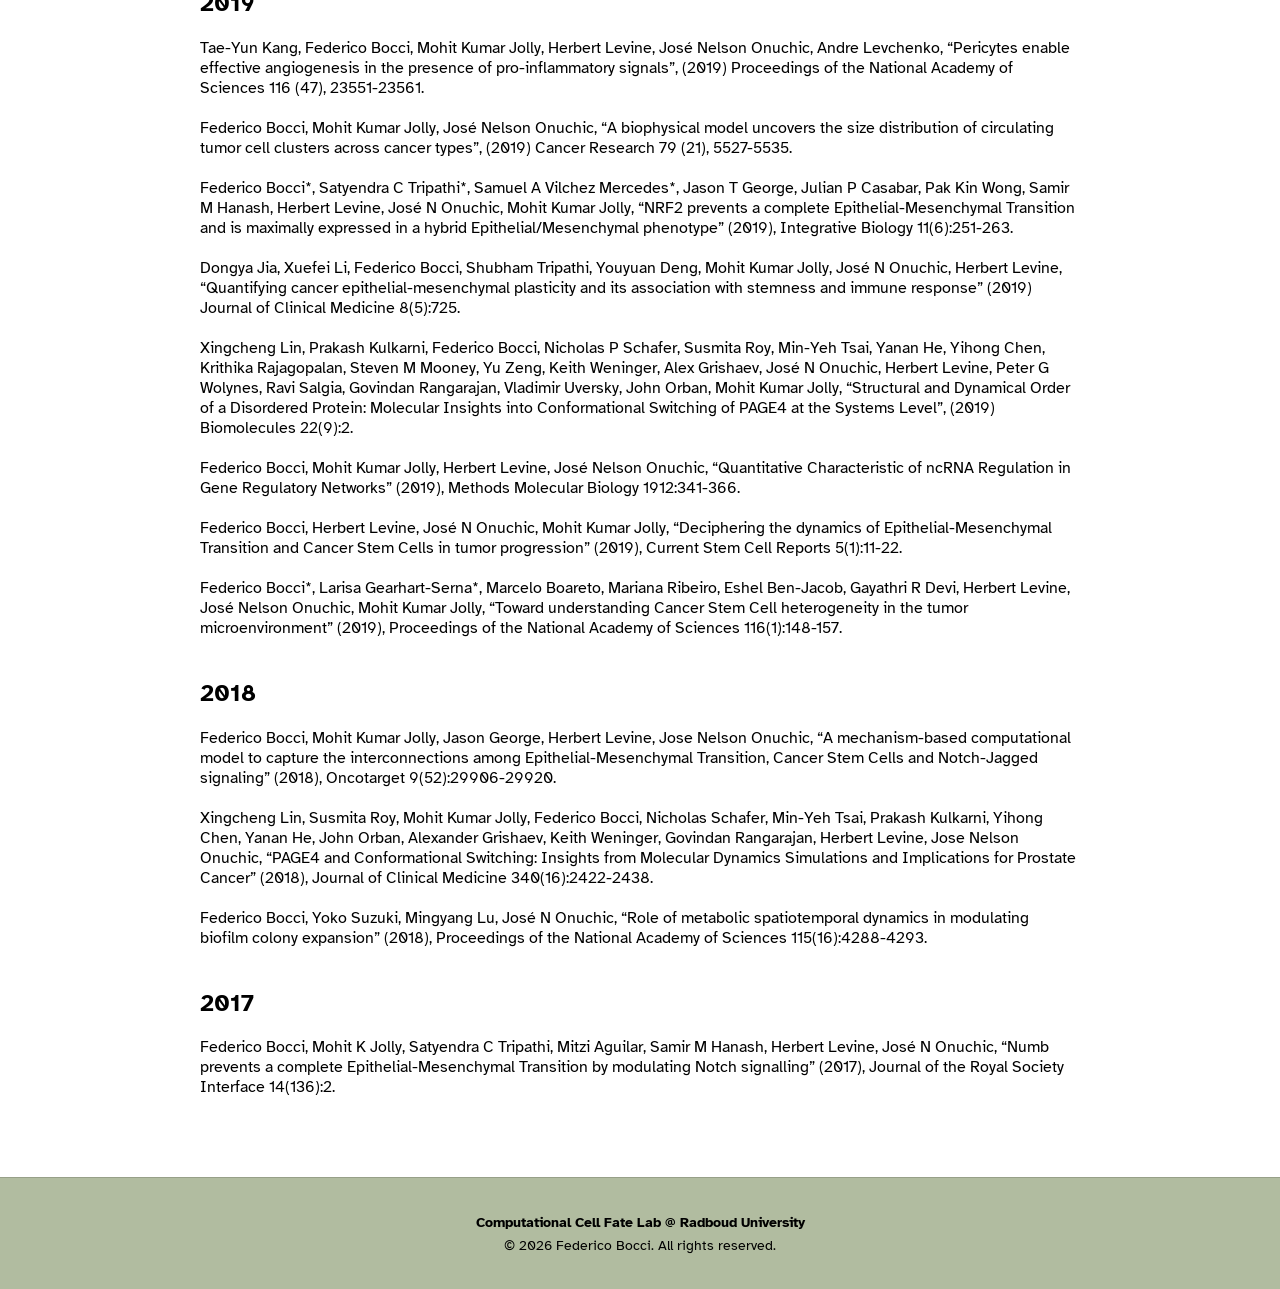
<file: HTML/publications.html>
<!DOCTYPE html>
<html lang="en">
<head>
    <meta charset="UTF-8">
    <meta name="viewport" content="width=device-width, initial-scale=1.0">
    <title>Publications of the computational cell fate lab led by Federico Bocci 
        at Radboud university</title>

    <link rel="stylesheet" href="../CSS/topnav_style.css">
    <link rel="stylesheet" href="../CSS/general_style.css">

    <style>
        h1 {
            text-align: center;
        }

        .year {
            padding-left: 200px;
        }

        .paper_list {
            padding-left: 200px;
            padding-right: 200px;
        }

        /* Highlights section */
        .highlights {
            padding-left: 200px;
            padding-right: 200px;
            padding-top: 30px;
            padding-bottom: 50px;
        }

        .highlights h2 {
            text-align: center;
            margin-bottom: 30px;
        }

        .highlights-grid {
            display: grid;
            grid-template-columns: repeat(3, 1fr);
            gap: 30px;
        }

        .highlight {
            text-decoration: none;
            color: inherit;
            display: block;
            /* Individual grey box */
            background-color: rgba(128, 128, 128, 0.15);
            padding: 20px;
            border-radius: 10px;
        }

        .highlight-image {
            aspect-ratio: 1 / 1;
            overflow: hidden;
        }

        .highlight-image img {
            width: 100%;
            height: 100%;
            object-fit: cover;
            display: block;
        }

        .highlight-title {
            text-align: center;
            margin-top: 12px;
            font-size: 1em;
            line-height: 1.3;
        }

        /* Optional hover effect */
        .highlight:hover .highlight-image img {
            opacity: 0.8;
        }

        /* Responsive layout */
        @media (max-width: 1000px) {
            .highlights {
                padding-left: 100px;
                padding-right: 100px;
            }

            .highlights-grid {
                grid-template-columns: repeat(2, 1fr);
            }
        }

        @media (max-width: 600px) {
            .highlights {
                padding-left: 30px;
                padding-right: 30px;
            }

            .highlights-grid {
                grid-template-columns: 1fr;
            }
        }

        @media (max-width: 600px) {
            .year,
            .paper_list {
                padding-left: 20px;
                padding-right: 20px;
            }

            .paper_list {
                overflow-wrap: anywhere;
            }
        }

        .section-title {
            text-align: center;
            margin-bottom: 30px;
        }

    </style>
</head>

<body>

    <nav class="topnav">
        <a href="../index.html" class="title">Bocci Lab</a>
        <a href="../index.html">Home</a>
        <a href="../HTML/people.html">People</a>
        <a href="../HTML/tools.html">Tools</a>
        <a href="../HTML/publications.html"><u>Publications</u></a>
        <a href="../HTML/news.html">News</a>
        <a href="../HTML/contact.html">Contact & Join Us</a>
        <a href="../HTML/teaching.html">Teaching</a>
        <a href="../HTML/about_federico.html">About Federico</a>
    </nav>

    <h1>Publications</h1>


    <!-- ========================= -->
    <!--        HIGHLIGHTS         -->
    <!-- ========================= -->

    <section class="highlights">

        <h2 class="section-title">Highlights</h2>

        <div class="highlights-grid">

            <a class="highlight" href="https://www.cell.com/cell-systems/fulltext/S2405-4712(26)00185-7" 
            target="_blank">
                <div class="highlight-image">
                    <img src="../images/publications/scrich.png" alt="The workflow of the 
                bioinformatic package scRICH developed in the lab of Federico Bocci">
                </div>
                <div class="highlight-title">
                    Robust identification of cell-cell communication heterogeneity in single cells<br><br>
                    Federico Bocci, Yunlong Jia, Scott Atwood, Qing Nie, Cell systems (2026) (in press).
                </div>
            </a>

            <a class="highlight" href="https://www.cell.com/biophysj/fulltext/S0006-3495(24)00201-7" 
            target="_blank">
                <div class="highlight-image">
                    <img src="../images/publications/biophy_journal.png" alt="The workflow of the 
                bioinformatic package for cell fate tipping point identification developed in the lab of Federico Bocci">
                </div>
                <div class="highlight-title">
                    Tipping points in epithelial-mesenchymal lineages from single-cell transcriptomics data<br><br>
                    Manuel Barcenas, Federico Bocci, Qing Nie, Biophysical journal (2024) 23(17) 2849-2859
                </div>
            </a>

            <a class="highlight" href="https://www.nature.com/articles/s41592-024-02266-x" target="_blank">
                <div class="highlight-image">
                    <img src="../images/tools/stt.png" alt="The workflow of the 
                bioinformatic package STT spatial transition tensor of single cells developed in the 
                lab of Federico Bocci">
                </div>
                <div class="highlight-title">
                    Spatial transition tensor of single cells<br><br>
                    Peijie Zhou, Federico Bocci, Tiejun Li, Qing Nie, Nature Methods (2024) 21(6) 1053-1062
                </div>
            </a>

            <a class="highlight" href="https://link.springer.com/article/10.15252/msb.202211176" target="_blank">
                <div class="highlight-image">
                    <img src="../images/publications/splicejac.png" alt="The workflow of the 
                bioinformatic package spliceJAC developed in the lab of Federico Bocci">
                </div>
                <div class="highlight-title">
                    spliceJAC: transition genes 
                and state‐specific gene regulation from single‐cell transcriptome data<br><br>
                    Federico Bocci, Peijie Zhou, Qing Nie, Molecular Systems Biology (2022) 18 (11), e11176
                </div>
            </a>

            <a class="highlight" href="https://journals.plos.org/ploscompbiol/article?id=10.1371/journal.pcbi.1010306"
            target="_blank">
                <div class="highlight-image">
                    <img src="../images/publications/plos.png" alt="The workflow of the 
                computational model of cell-cell communication patterning developed in the lab of Federico Bocci">
                </div>
                <div class="highlight-title">
                    Stochastic fluctuations promote ordered pattern formation of cells in the 
                    Notch-Delta signaling pathway<br><br>
                    Madeline Galbraith, Federico Bocci, José N Onuchic, Plos Computational Biology 
                    (2022) 18(7), e1010306.
                </div>
            </a>

            <a class="highlight" href="https://www.pnas.org/doi/10.1073/pnas.1815345116" target="_blank">
                <div class="highlight-image">
                    <img src="../images/publications/pnas.png" alt="The workflow of the 
                computational model for cell patterning in epithelial-mesenchymal transition 
                developed in the lab of Federico Bocci">
                </div>
                <div class="highlight-title">
                    Toward understanding Cancer Stem Cell heterogeneity in the tumor microenvironment<br><br>
                    Federico Bocci, Larisa Gearhart-Serna, Marcelo Boareto, Mariana Ribeiro, 
                    Eshel Ben-Jacob, Gayathri R Devi, Herbert Levine, José Nelson Onuchic, 
                    Mohit Kumar Jolly, PNAS (2019) 116(1):148-157
                </div>
            </a>

        </div>

    </section>


    <!-- ========================= -->
    <!--     PUBLICATION LIST       -->
    <!-- ========================= -->

    <h2 class="section-title">Full publications list</h2>

    <p class="paper_list">*=co-first author, #=co-senior author</p>

    <h2 class="year">2026</h2>
    <p class="paper_list">
        Federico Bocci<sup>#</sup>, Yunlong Jia, Scott Atwood, Qing Nie<sup>#</sup>, 
        “Robust identification of cell-cell communication heterogeneity in single 
        cells” (2026) Cell systems (in press).<br><br>

        Hacène Medkour*, Federico Bocci*, Norman Schneider, Idalba Serrato-Pomar, Félix Rey-Cadilhac, 
        Yingzi Liu, Elliott F Miot, Axel A Almet, Marine Louarn, Nicolas Aubourg, Wilfried Saron, 
        Ghizlane Maarifi, Dorothée Missé, Qing Nie, Duncan R Smith, Sébastien Nisole, Ashley St John, 
        Charles Dutertre, Maksim V Plikus, Julien Pompon, 
        "Single-cell characterization of skin response to a bite by West Nile virus-infected mosquito 
        reveals fibroblast-mediated barrier to transmission" (2026) bioRxiv 2026.01. 08.698384.
    </p>

    <h2 class="year">2025</h2>
    <p class="paper_list">
        Ping Wu, Federico Bocci, Christian F Guerrero-Juarez, Chih-Kuan Chen, George Wang, 
        Tzu-Yu Liu, Jiayi Lu, Shu-Man Hsieh Li, Yung-Chih Lai, Ting-Xin Jiang, Randall B Widelitz, 
        Ming-Xing Lei, Arthur D Lander, Qing Nie, Cheng-Ming Chuong, 
        “Regulation of feather length: FGF/IGF signaling and NOTCH/YAP modulation of progenitor cell topology” 
        (2025) Science Advances 11(34) eadw2382.<br><br>
    </p>

    <h2 class="year">2024</h2>
    <p class="paper_list">
        Manuel Barcenas*, Federico Bocci*<sup>,#</sup>, Qing Nie<sup>#</sup>, 
        “Tipping points in epithelial-mesenchymal lineages from single-cell transcriptomics data” 
        (2024) Biophysical journal 23(17) 2849-2859.<br><br>

        Peijie Zhou, Federico Bocci, Tiejun Li, Qing Nie, 
        “Spatial transition tensor of single cells” 
        (2024) Nature Methods 21(6) 1053-1062.<br><br>

        Tae-Yun Kang*, Federico Bocci*, Qing Nie, José N Onuchic, Andre Levchenko, 
        “Spatial-temporal order-disorder transition in angiogenic NOTCH signaling controls cell fate specification”, 
        (2024) eLife 12: RP89262.<br><br>
    </p>

    <h2 class="year">2023</h2>
    <p class="paper_list">
        Federico Bocci<sup>#</sup>, Dongya Jia, Qing Nie, Mohit Kumar Jolly, José Onuchic<sup>#</sup>, 
        “Theoretical and computational tools to model multistable gene regulatory networks”, 
        (2023) Reports of Progress in Physics 86 (10), 106601.<br><br>

        Julie Wiedemann, Allison C Billi, Federico Bocci, Ghaidaa Kashgari, Enze Xing, Lam C Tsoi, Leo Meller, 
        William R Swindell, Rachael Wasikowski, Xianying Xing, Feiyang Ma, Mehrnaz Gharaee-Kermani, 
        J Michelle Kahlenberg, Paul W Harms, Emanual Maverakis, Qing Nie, Johann E Gudjonsson, Bogi Andersen, 
        “Body site changes in skin cell composition and differential use of dual epidermal differentiation 
        trajectories in human palm, sole, and hip skin”, 
        (2023) Cell Reports 42(1) 111994.<br><br>
    </p>

    <h2 class="year">2022</h2>
    <p class="paper_list">
        Federico Bocci, Peijie Zhou, Qing Nie, 
        “spliceJAC: transition genes and state‐specific gene regulation from single‐cell transcriptome data”, 
        (2022) Molecular Systems Biology 18 (11), e11176.<br><br>

        Madeline Galbraith*, Federico Bocci*<sup>,#</sup>, José N Onuchic<sup>#</sup>, 
        “Stochastic fluctuations promote ordered pattern formation of cells in the Notch-Delta signaling pathway” 
        (2022), Plos Computational Biology 18(7), e1010306.<br><br>

        Federico Bocci<sup>#</sup>, Regine Schneider-Stock<sup>#</sup>, Sreeparna Banerjee<sup>#</sup>, 
        “Editorial: Epithelial to Mesenchymal Plasticity in Colorectal Cancer”, 
        (2022), Frontiers in Cell and Developmental Biology, 1315.<br><br>

        Samuel A Vilchez Mercedes*, Federico Bocci*, Mona Ahmed, Ian Eder, Ninghao Zhu, Herbert Levine, 
        José N Onuchic, Mohit Kumar Jolly, Pak Kin Wong, 
        “Nrf2 modulates the hybrid epithelial/mesenchymal phenotype and Notch signaling during collective cancer migration” 
        (2022) Frontiers in Molecular Biosciences 9:807324.<br><br>
    </p>

    <h2 class="year">2021</h2>
    <p class="paper_list">
        Federico Bocci, Peijie Zhou, Qing Nie, 
        “Single-Cell RNA-Seq Analysis Reveals the Acquisition of Cancer Stem Cell Traits and Increase of Cell–Cell Signaling during EMT Progression” 
        (2021) Cancers 13(22), 5726.<br><br>

        Samuel A Vilchez Mercedes, Federico Bocci, Herbert Levine, José N Onuchic, Mohit Kumar Jolly, 
        Pak Kin Wong, “Decoding leader cells in collective cancer invasion” 
        (2021) Nature Reviews Cancer 21:592-604.<br><br>

        Federico Bocci, Susmita Mandal, Tanishq Tejaswi, Mohit Kumar Jolly, 
        “Investigating epithelial-mesenchymal heterogeneity of tumors and circulating tumor cells with transcriptomic analysis and biophysical modeling” 
        (2021) Computational and Systems Oncology 1(2): e1015.<br><br>

        Divyoj Singh, Federico Bocci, Prakash Kulkarni, Mohit Kumar Jolly, 
        “Coupled feedback loops involving PAGE4, EMT and Notch signaling can give rise to non-genetic heterogeneity in prostate cancer cells” 
        (2021) Entropy 23(3):288.<br><br>

        Yutong Sha, Shuxiong Wang, Federico Bocci, Peijie Zhou, Qing Nie, 
        “Inference of intercellular communication and multilayer gene-regulations of Epithelial-Mesenchymal Transition from single cell Transcriptomic data”, 
        (2021) Frontiers in Genetics 11:170.<br><br>
    </p>

    <h2 class="year">2020</h2>
    <p class="paper_list">
        Federico Bocci, José Nelson Onuchic, Mohit Kumar Jolly, 
        “Understanding the principles of pattern formation driven by Notch signaling by integrating experiments and theoretical models” 
        (2020) Frontiers in Physiology 11:929.<br><br>
    </p>

    <h2 class="year">2019</h2>
    <p class="paper_list">
        Tae-Yun Kang, Federico Bocci, Mohit Kumar Jolly, Herbert Levine, José Nelson Onuchic, Andre Levchenko, 
        “Pericytes enable effective angiogenesis in the presence of pro-inflammatory signals”, 
        (2019) Proceedings of the National Academy of Sciences 116 (47), 23551-23561.<br><br>

        Federico Bocci, Mohit Kumar Jolly, José Nelson Onuchic, 
        “A biophysical model uncovers the size distribution of circulating tumor cell clusters across cancer types”, 
        (2019) Cancer Research 79 (21), 5527-5535.<br><br>

        Federico Bocci*, Satyendra C Tripathi*, Samuel A Vilchez Mercedes*, Jason T George, Julian P Casabar, 
        Pak Kin Wong, Samir M Hanash, Herbert Levine, José N Onuchic, Mohit Kumar Jolly, 
        “NRF2 prevents a complete Epithelial-Mesenchymal Transition and is maximally expressed in a hybrid 
        Epithelial/Mesenchymal phenotype” (2019), Integrative Biology 11(6):251-263.<br><br>

        Dongya Jia, Xuefei Li, Federico Bocci, Shubham Tripathi, Youyuan Deng, Mohit Kumar Jolly, 
        José N Onuchic, Herbert Levine, 
        “Quantifying cancer epithelial-mesenchymal plasticity and its association with stemness and immune response” 
        (2019) Journal of Clinical Medicine 8(5):725.<br><br>

        Xingcheng Lin, Prakash Kulkarni, Federico Bocci, Nicholas P Schafer, Susmita Roy, Min-Yeh Tsai, 
        Yanan He, Yihong Chen, Krithika Rajagopalan, Steven M Mooney, Yu Zeng, Keith Weninger, Alex Grishaev, 
        José N Onuchic, Herbert Levine, Peter G Wolynes, Ravi Salgia, Govindan Rangarajan, Vladimir Uversky, 
        John Orban, Mohit Kumar Jolly, 
        “Structural and Dynamical Order of a Disordered Protein: Molecular Insights into Conformational Switching of PAGE4 at the Systems Level”, 
        (2019) Biomolecules 22(9):2.<br><br>

        Federico Bocci, Mohit Kumar Jolly, Herbert Levine, José Nelson Onuchic, 
        “Quantitative Characteristic of ncRNA Regulation in Gene Regulatory Networks” 
        (2019), Methods Molecular Biology 1912:341-366.<br><br>

        Federico Bocci, Herbert Levine, José N Onuchic, Mohit Kumar Jolly, 
        “Deciphering the dynamics of Epithelial-Mesenchymal Transition and Cancer Stem Cells in tumor progression” 
        (2019), Current Stem Cell Reports 5(1):11-22.<br><br>

        Federico Bocci*, Larisa Gearhart-Serna*, Marcelo Boareto, Mariana Ribeiro, Eshel Ben-Jacob, 
        Gayathri R Devi, Herbert Levine, José Nelson Onuchic, Mohit Kumar Jolly, 
        “Toward understanding Cancer Stem Cell heterogeneity in the tumor microenvironment” 
        (2019), Proceedings of the National Academy of Sciences 116(1):148-157.<br><br>
    </p>

    <h2 class="year">2018</h2>
    <p class="paper_list">
        Federico Bocci, Mohit Kumar Jolly, Jason George, Herbert Levine, Jose Nelson Onuchic, 
        “A mechanism-based computational model to capture the interconnections among Epithelial-Mesenchymal 
        Transition, Cancer Stem Cells and Notch-Jagged signaling” (2018), Oncotarget 9(52):29906-29920.<br><br>

        Xingcheng Lin, Susmita Roy, Mohit Kumar Jolly, Federico Bocci, Nicholas Schafer, Min-Yeh Tsai, 
        Prakash Kulkarni, Yihong Chen, Yanan He, John Orban, Alexander Grishaev, Keith Weninger, Govindan 
        Rangarajan, Herbert Levine, Jose Nelson Onuchic, 
        “PAGE4 and Conformational Switching: Insights from Molecular Dynamics Simulations and Implications for Prostate Cancer” 
        (2018), Journal of Clinical Medicine 340(16):2422-2438.<br><br>

        Federico Bocci, Yoko Suzuki, Mingyang Lu, José N Onuchic, 
        “Role of metabolic spatiotemporal dynamics in modulating biofilm colony expansion” 
        (2018), Proceedings of the National Academy of Sciences 115(16):4288-4293.<br><br>
    </p>

    <h2 class="year">2017</h2>
    <p class="paper_list">
        Federico Bocci, Mohit K Jolly, Satyendra C Tripathi, Mitzi Aguilar, Samir M Hanash, Herbert Levine, 
        José N Onuchic, 
        “Numb prevents a complete Epithelial-Mesenchymal Transition by modulating Notch signalling” 
        (2017), Journal of the Royal Society Interface 14(136):2.<br><br>
    </p>

    <footer class="site-footer">
    <div class="site-footer-content">
        <p><strong>Computational Cell Fate Lab @ Radboud University</strong></p>
        <p>© 2026 Federico Bocci. All rights reserved.</p>
    </div>
</footer>

</body>

</html>
</file>
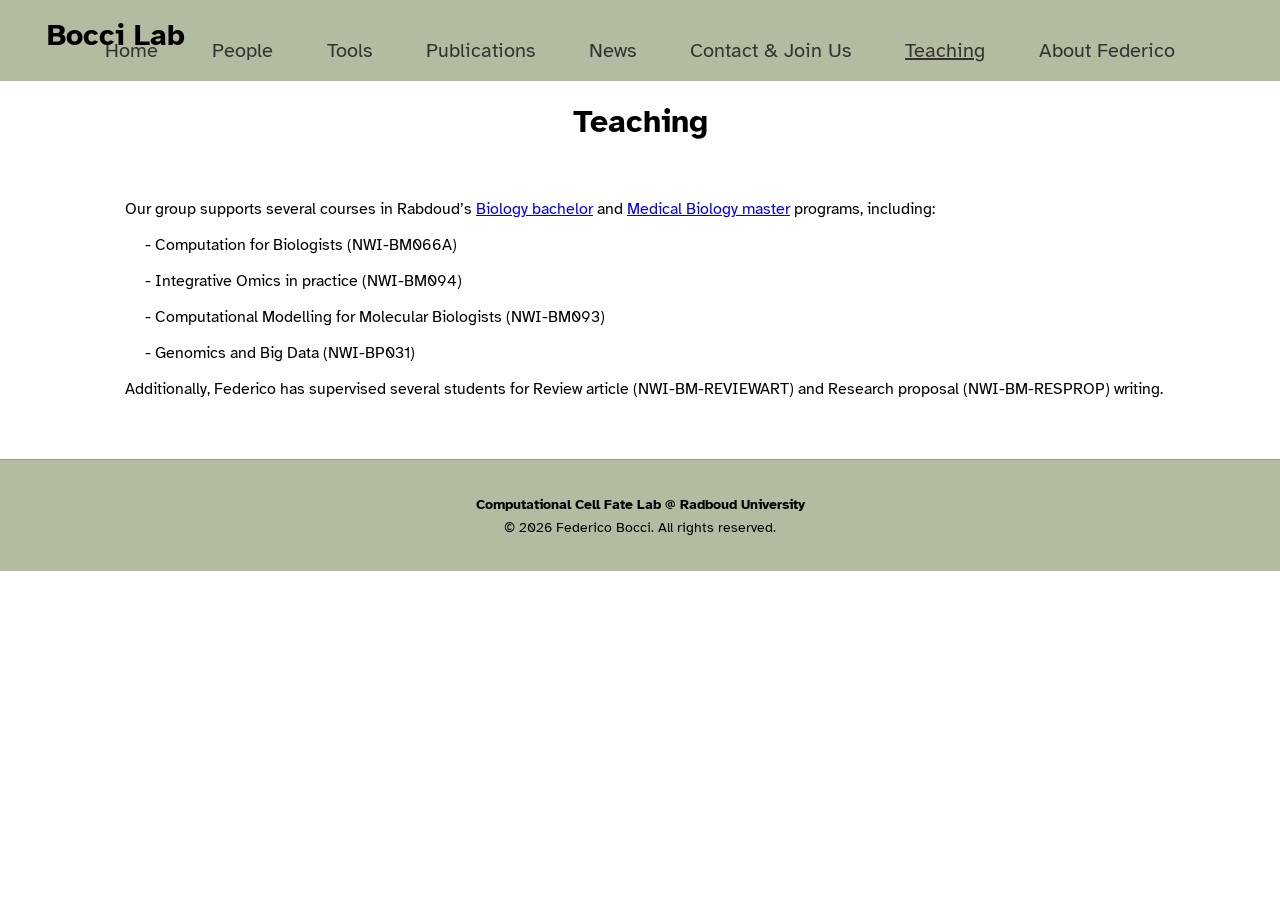
<file: HTML/teaching.html>
<!DOCTYPE html>
<html lang="en">
<head>
    <meta charset="UTF-8">
    <meta name="viewport" content="width=device-width, initial-scale=1.0">
    <title>Teaching activities of the computational cell fate lab led by Federico Bocci 
        at Radboud university</title>

    <link rel="stylesheet" href="../CSS/topnav_style.css">
    <link rel="stylesheet" href="../CSS/general_style.css">

    <style>
        h1 {text-align: center;}

        .teaching-content {
            padding-left: 125px;
            padding-right: 50px;
            box-sizing: border-box;
        }

        @media (max-width: 600px) {
            .teaching-content {
                padding-left: 20px;
                padding-right: 20px;
            }
        }
    </style>
</head>

<body>
    <nav class="topnav">
        <a href="../index.html" class="title">Bocci Lab</a>
        <a href="../index.html">Home</a>
        <a href="../HTML/people.html">People</a>
        <a href="../HTML/tools.html">Tools</a>
        <a href="../HTML/publications.html">Publications</a>
        <a href="../HTML/news.html">News</a>
        <a href="../HTML/contact.html">Contact & Join Us</a>
        <a href="../HTML/teaching.html"><u>Teaching</u></a>
        <a href="../HTML/about_federico.html">About Federico</a>
    </nav>

    <h1>Teaching</h1>

    <br>

    <!-- Wrapped section with matching left and right padding -->
    <div class="teaching-content">

        <p>Our group supports several courses in  Rabdoud’s 
            <a href="https://www.ru.nl/en/education/bachelors/biology" target="_blank">
                    Biology bachelor</a> and <a href="https://www.ru.nl/en/education/masters/medical-biology" target="_blank">
                    Medical Biology master</a> programs, including:</p>

            

        <!-- Indented bullet items -->
        <div style="margin-left: 20px;">
            <p>- Computation for Biologists (NWI-BM066A)
            </p>
            <p>- Integrative Omics in practice (NWI-BM094)</p>
            <p>- Computational Modelling for Molecular Biologists (NWI-BM093)</p>
            <p>- Genomics and Big Data (NWI-BP031)</p>
        </div>
        Additionally, Federico has supervised several students for Review article (NWI-BM-REVIEWART) 
        and Research proposal (NWI-BM-RESPROP) writing. 
    </div>

    <footer class="site-footer">
    <div class="site-footer-content">
        <p><strong>Computational Cell Fate Lab @ Radboud University</strong></p>
        <p>© 2026 Federico Bocci. All rights reserved.</p>
    </div>
</footer>

</body>

</html>
</file>
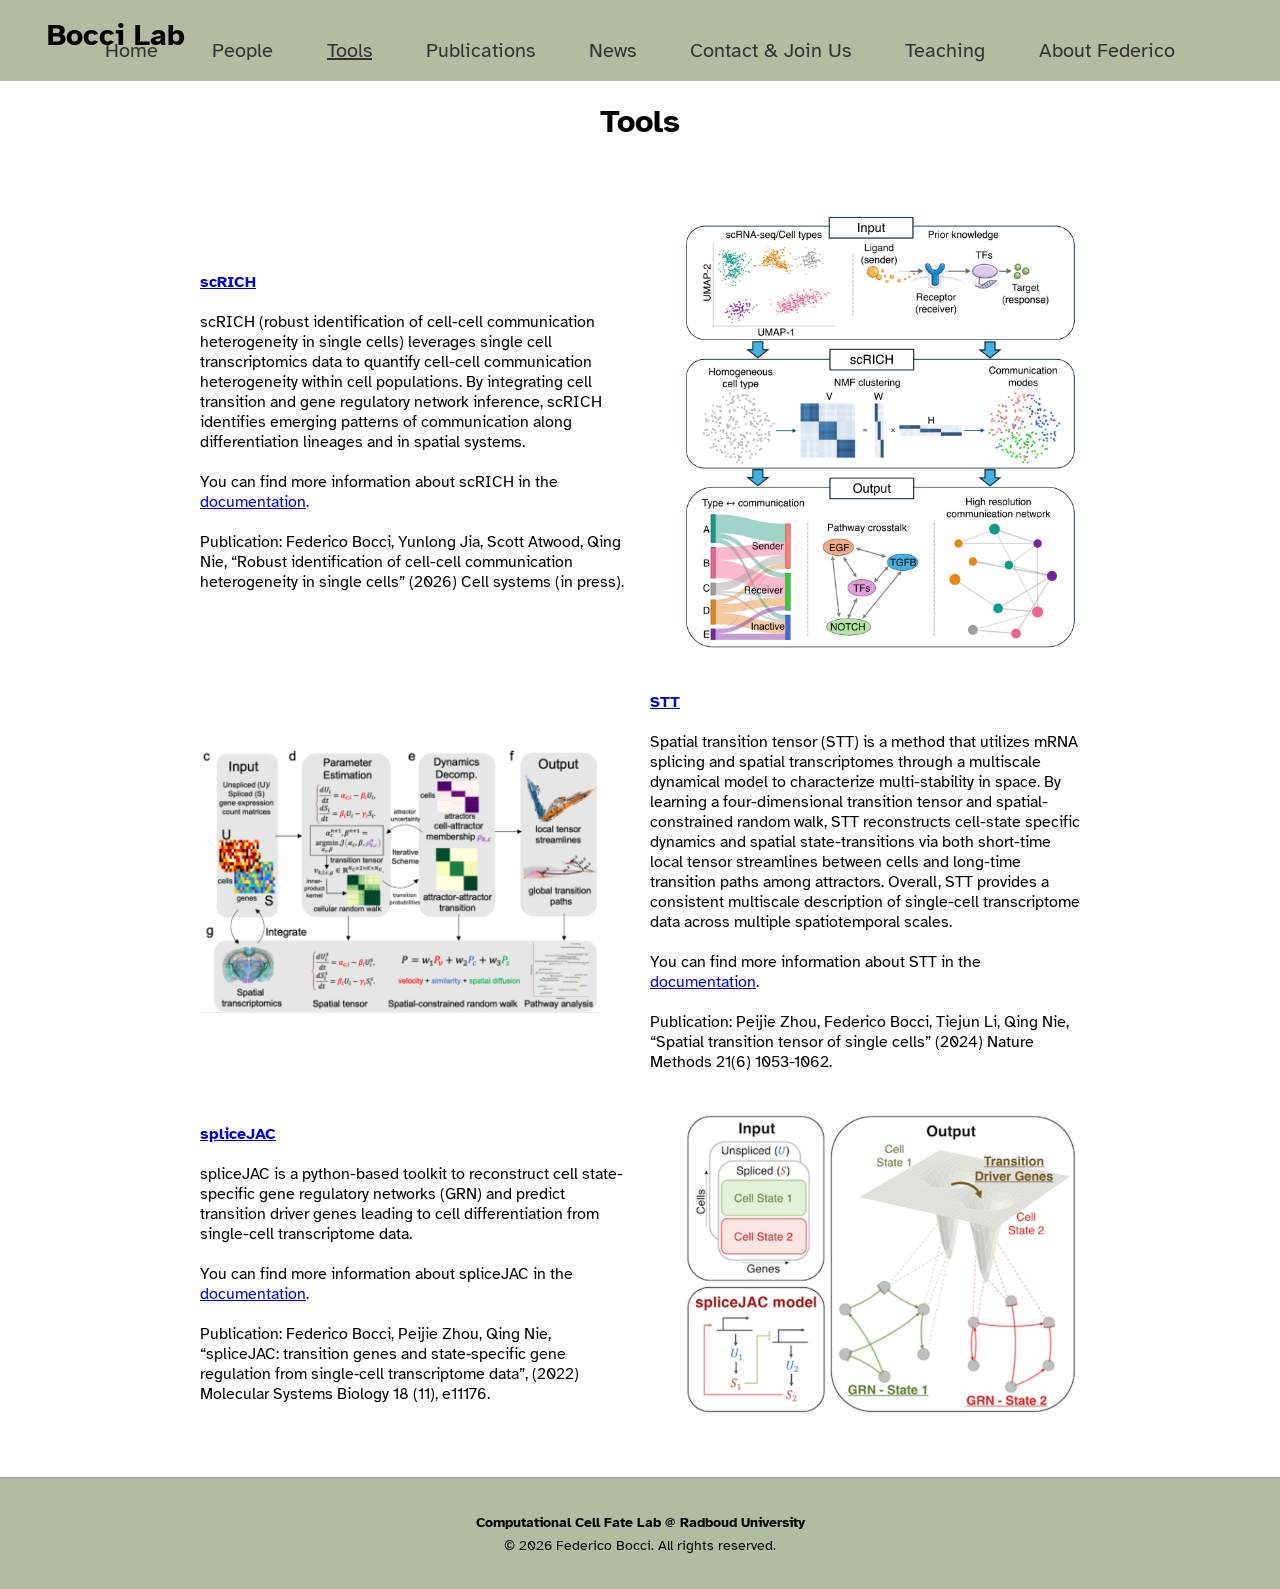
<file: HTML/tools.html>
<!DOCTYPE html>
<html lang="en">
<head>
    <meta charset="UTF-8">
    <meta name="viewport" content="width=device-width, initial-scale=1.0">
    <title>Bioinformaytics Tools developed in the computational cell fate lab led by Federico Bocci 
        at Radboud university</title>

    <link rel="stylesheet" href="../CSS/topnav_style.css">
    <link rel="stylesheet" href="../CSS/general_style.css">

    <style>
        h1 {text-align: center;}

        .news {
            padding-left: 200px;
            padding-right: 200px;
            padding-top: 50px;
        }

        .news-item {
            display: flex;
            align-items: center;
            justify-content: space-between;
            margin-bottom: 40px;
            gap: 50px;
        }

        .news-text {
            flex: 1;
        }
        
        .news-figure {
            flex: 0 0 400px; 
        }

        .news-figure img {
            width: 100%;
            height: auto;
            display: block;
        }
        .news-item:nth-child(even) {
            flex-direction: row-reverse;
        }

        @media (max-width: 700px) {
            .news {
                padding-left: 20px;
                padding-right: 20px;
                padding-top: 30px;
            }

            .news-item,
            .news-item:nth-child(even) {
                flex-direction: column;
                align-items: stretch;
                gap: 20px;
                margin-bottom: 45px;
            }

            .news-figure {
                flex: none;
                width: 100%;
                max-width: 500px;
                margin: 0 auto;
            }

            .news-figure img {
                width: 100%;
                height: auto;
            }
        }
    </style>
</head>

<body>
    <nav class="topnav">
        <a href="../index.html" class="title">Bocci Lab</a>
        <a href="../index.html">Home</a>
        <a href="../HTML/people.html">People</a>
        <a href="../HTML/tools.html"><u>Tools</u></a>
        <a href="../HTML/publications.html">Publications</a>
        <a href="../HTML/news.html">News</a>
        <a href="../HTML/contact.html">Contact & Join Us</a>
        <a href="../HTML/teaching.html">Teaching</a>
        <a href="../HTML/about_federico.html">About Federico</a>
    </nav>

    <h1>Tools</h1>

    <div class="news">

        <div class="news-item">
            <div class="news-text">
                <a href="https://www.cell.com/cell-systems/fulltext/S2405-4712(26)00185-7" target="_blank">
                    <strong>scRICH</strong></a><br><br>
                scRICH (robust identification of cell-cell communication 
                heterogeneity in single cells) leverages single cell transcriptomics data to 
                quantify cell-cell communication heterogeneity within cell populations. 
                By integrating cell transition and gene regulatory network inference, 
                scRICH identifies emerging patterns of communication along differentiation 
                lineages and in spatial systems.<br><br>
                You can find more information about scRICH in the 
                <a href="https://github.com/federicobocci/Robust-Identification-of-Cell-cell-Communication-Heterogeneity-in-single-cells" target="_blank">
                    documentation</a>.<br><br>
                Publication: Federico Bocci, Yunlong Jia, Scott Atwood, Qing Nie, 
                “Robust identification of cell-cell communication heterogeneity in single 
                cells” (2026) Cell systems (in press).
            </div>

            <div class="news-figure">
                <img src="../images/tools/scrich.png" alt="The workflow of the 
                bioinformatic package scRICH to study cell-cell communication developed in the lab of 
                Federico Bocci">
            </div>
        </div>


        <div class="news-item">
            <div class="news-text">

                <a href="https://www.nature.com/articles/s41592-024-02266-x" target="_blank">
                    <strong>STT</strong></a><br><br>

                Spatial transition tensor (STT) is a method that utilizes mRNA splicing and 
                spatial transcriptomes through a multiscale dynamical model to characterize 
                multi-stability in space. By learning a four-dimensional transition tensor 
                and spatial-constrained random walk, STT reconstructs cell-state specific 
                dynamics and spatial state-transitions via both short-time local tensor 
                streamlines between cells and long-time transition paths among attractors. 
                Overall, STT provides a consistent multiscale description of single-cell 
                transcriptome data across multiple spatiotemporal scales.<br><br>
                You can find more information about STT in the 
                <a href="https://github.com/cliffzhou92/STT" target="_blank">
                    documentation</a>.<br><br>
                Publication: Peijie Zhou, Federico Bocci, Tiejun Li, Qing Nie, “Spatial 
                transition tensor of single cells” (2024) Nature Methods 21(6) 1053-1062.
            </div>

            <div class="news-figure">
                <img src="../images/tools/stt.png" alt="The workflow of the 
                bioinformatic package STT spatial transition tensor of single cells developed in the lab of Federico Bocci">
            </div>
        </div>


        <div class="news-item">
            <div class="news-text">
                <a href="https://link.springer.com/article/10.15252/msb.202211176" target="_blank">
                    <strong>spliceJAC</strong></a><br><br>
                
                spliceJAC is a python-based toolkit to reconstruct cell state-specific gene 
                regulatory networks (GRN) and predict transition driver genes leading to cell 
                differentiation from single-cell transcriptome data.<br><br>
                You can find more information about spliceJAC in the 
                <a href="https://splicejac.readthedocs.io/en/latest/" target="_blank">
                    documentation</a>.<br><br>
                Publication: Federico Bocci, Peijie Zhou, Qing Nie, “spliceJAC: transition genes 
                and state‐specific gene regulation from single‐cell transcriptome data”, 
                (2022) Molecular Systems Biology 18 (11), e11176.
            </div>

            <div class="news-figure">
                <img src="../images/tools/splcejac.png" alt="The workflow of the 
                bioinformatic package spliceJAC for gene regulatory network infernece developed in the 
                lab of Federico Bocci">
            </div>
        </div>

    </div>

    <footer class="site-footer">
    <div class="site-footer-content">
        <p><strong>Computational Cell Fate Lab @ Radboud University</strong></p>
        <p>© 2026 Federico Bocci. All rights reserved.</p>
    </div>
</footer>

</body>

</html>
</file>
<file: CSS/topnav_style.css>
/* Navigation bar container */
    .topnav {
        background-color: rgba(177, 188, 160, 1.0);
        padding: 30px 20px 10px 20px; /* top right bottom left */
        text-align: center; /* Center the items horizontally */

        display: flex; /* Enables Flexbox */
    align-items: center; /* Perfectly centers everything on the vertical axis */
    justify-content: center; /* Keeps the middle links centered horizontally */
    position: relative; /* Acts as anchor for the title positioning */
    }

     /* Website title */
    .topnav .title {
        position: absolute;
        left: 20px; /* Align to left padding */
        color: black;
        font-size: 30px;
        font-weight: bold;
        text-decoration: none;
        transform: translateY(-30%); /* moves the title up and down. More negative pushes up */

        
    }

    /* Navigation links */
    .topnav a {
        color: #333;
        text-decoration: none;
        margin: 0 15px; /* Spacing between links */
        font-size: 20px; /* 16 */
        padding: 8px 12px;
        transition: background-color 0.3s, color 0.3s;
    }

    /* Hover effect */
    .topnav a:hover {
        background-color: #555;
        border-radius: 4px;
    }
/* Added on 21/09/2026 */
/* ========================= */
/*      MOBILE NAVIGATION    */
/* ========================= */

@media (max-width: 700px) {
    .topnav {
        flex-direction: column;
        align-items: stretch;
        justify-content: center;
        padding: 15px 10px 10px 10px;
        gap: 2px;
    }

    .topnav .title {
        position: static;
        transform: none;
        text-align: center;
        font-size: 28px;
        margin: 0 0 8px 0;
    }

    .topnav a {
        display: block;
        margin: 0;
        padding: 7px 10px;
        text-align: center;
        font-size: 18px;
    }
}
</file>
<file: CSS/general_style.css>
/*body {
        margin: 0;
        font-family: Arial, sans-serif;
    }*/

@import url('https://fonts.googleapis.com/css2?family=Atkinson+Hyperlegible:ital,wght@0,400;0,700;1,400;1,700&display=swap');

body {
    margin: 0;
    font-family: 'Atkinson Hyperlegible', sans-serif;
}

/* ========================= */
/*          FOOTER           */
/* ========================= */

.site-footer {
    margin-top: 60px;
    padding: 30px 50px;
    background-color: rgba(177, 188, 160, 1.0);
    border-top: 1px solid rgba(0, 0, 0, 0.15);
    text-align: center;
    font-size: 0.9em;
}

.site-footer-content {
    max-width: 1200px;
    margin: 0 auto;
}

.site-footer p {
    margin: 5px 0;
}

.site-footer a {
    color: inherit;
    text-decoration: none;
}

.site-footer a:hover {
    text-decoration: underline;
}


/* ========================= */
/*      MOBILE FOOTER        */
/* ========================= */

@media (max-width: 600px) {
    .site-footer {
        padding: 25px 20px;
    }
}

/* Added on 21/09/2026: Prevent media and embedded content from overflowing on small screens */
img,
iframe {
    max-width: 100%;
}

@media (max-width: 600px) {
    h1 {
        font-size: 1.8em;
        margin-left: 20px;
        margin-right: 20px;
    }

    h2 {
        font-size: 1.45em;
    }
}
</file>
